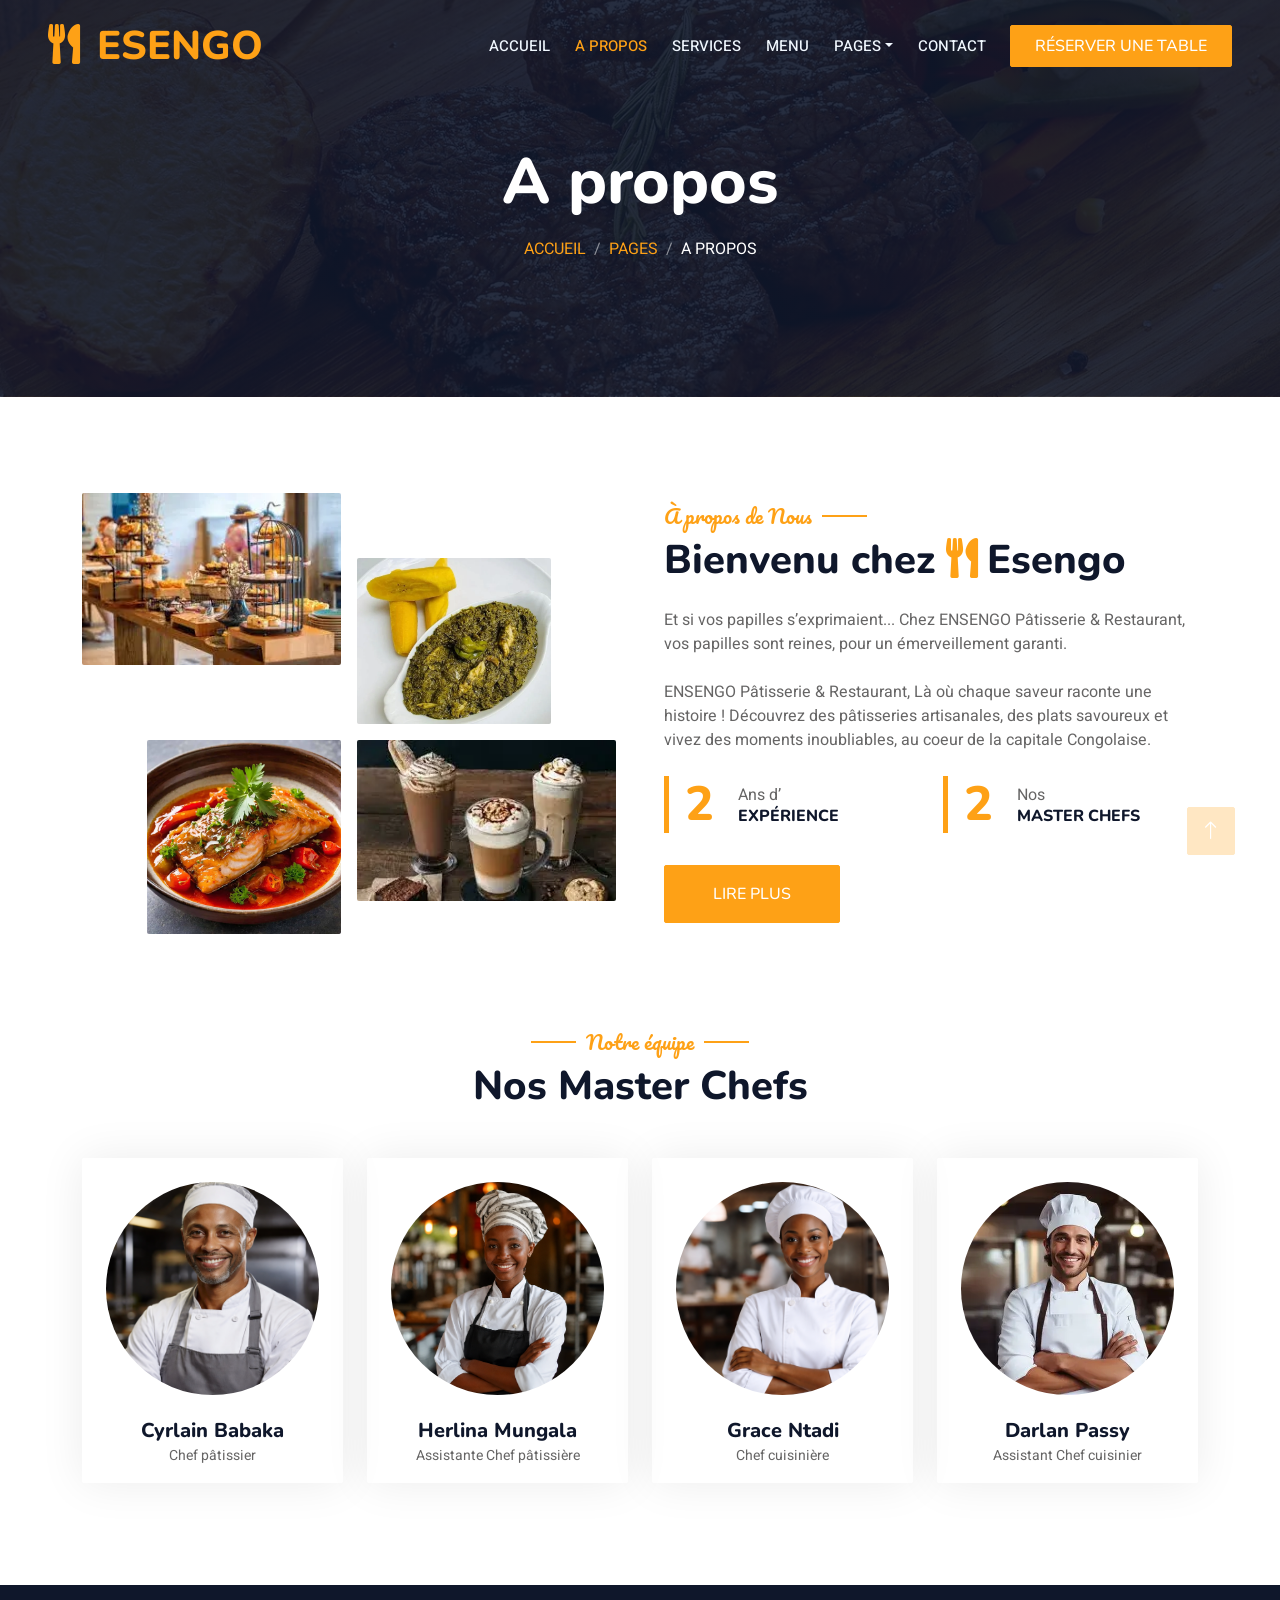
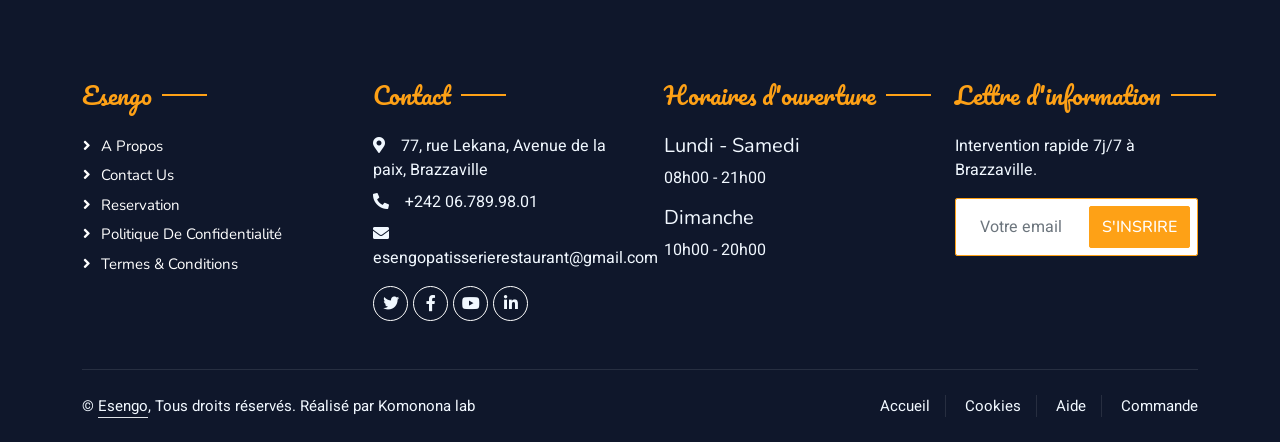
<file: about.html>
<!doctype html>
<html lang="en">
  <head>
    <meta charset="utf-8" />
    <title>
      À propos d'ESENGO Brazzaville | Meilleure Pâtisserie, Restaurant & Salon
      de Thé
    </title>
    <meta content="width=device-width, initial-scale=1.0" name="viewport" />
    <meta content="" name="keywords" />
    <meta content="" name="description" />
    <meta
      name="description"
      content="Apprenez à connaître ESENGO, la pâtisserie artisanale, restaurant et salon de thé à Brazzaville. Profitez de desserts faits maison, cuisine traditionnelle, gâteaux personnalisés, café gourmand, vente à emporter, livraison et réservation de table."
    />

    <!-- Favicon -->
    <link href="img/favicon.ico" rel="icon" />

    <!-- Google Web Fonts -->
    <link rel="preconnect" href="https://fonts.googleapis.com" />
    <link rel="preconnect" href="https://fonts.gstatic.com" crossorigin />
    <link
      href="https://fonts.googleapis.com/css2?family=Heebo:wght@400;500;600&family=Nunito:wght@600;700;800&family=Pacifico&display=swap"
      rel="stylesheet"
    />

    <!-- Icon Font Stylesheet -->
    <link
      href="https://cdnjs.cloudflare.com/ajax/libs/font-awesome/5.10.0/css/all.min.css"
      rel="stylesheet"
    />
    <link
      href="https://cdn.jsdelivr.net/npm/bootstrap-icons@1.4.1/font/bootstrap-icons.css"
      rel="stylesheet"
    />

    <!-- Libraries Stylesheet -->
    <link href="lib/animate/animate.min.css" rel="stylesheet" />
    <link href="lib/owlcarousel/assets/owl.carousel.min.css" rel="stylesheet" />
    <link
      href="lib/tempusdominus/css/tempusdominus-bootstrap-4.min.css"
      rel="stylesheet"
    />

    <!-- Customized Bootstrap Stylesheet -->
    <link href="css/bootstrap.min.css" rel="stylesheet" />

    <!-- Template Stylesheet -->
    <link href="css/style.css" rel="stylesheet" />
    
  </head>

  <body>
    <div class="container-xxl bg-white p-0">
      <!-- Spinner Start -->
      <div
        id="spinner"
        class="show bg-white position-fixed translate-middle w-100 vh-100 top-50 start-50 d-flex align-items-center justify-content-center"
      >
        <div
          class="spinner-border text-primary"
          style="width: 3rem; height: 3rem"
          role="status"
        >
          <span class="sr-only">Loading...</span>
        </div>
      </div>
      <!-- Spinner End -->

      <!-- Navbar & Hero Start -->
      <div class="container-xxl position-relative p-0">
        <nav
          class="navbar navbar-expand-lg navbar-dark bg-dark px-4 px-lg-5 py-3 py-lg-0"
        >
          <a href="" class="navbar-brand p-0">
            <h1 class="text-primary m-0">
              <i class="fa fa-utensils me-3"></i>ESENGO
            </h1>
            <!-- <img src="img/logo.png" alt="Logo"> -->
          </a>
          <button
            class="navbar-toggler"
            type="button"
            data-bs-toggle="collapse"
            data-bs-target="#navbarCollapse"
          >
            <span class="fa fa-bars"></span>
          </button>
          <div class="collapse navbar-collapse" id="navbarCollapse">
            <div class="navbar-nav ms-auto py-0 pe-4">
              <a href="index.html" class="nav-item nav-link">Accueil</a>
              <a href="about.html" class="nav-item nav-link active">A propos</a>
              <a href="service.html" class="nav-item nav-link">Services</a>
              <a href="menu.html" class="nav-item nav-link">Menu</a>
              <div class="nav-item dropdown">
                <a
                  href="#"
                  class="nav-link dropdown-toggle"
                  data-bs-toggle="dropdown"
                  >Pages</a
                >
                <div class="dropdown-menu m-0">
                  <a href="booking.html" class="dropdown-item">Réservation</a>
                  <a href="team.html" class="dropdown-item">Notre équipe </a>
                  <a href="testimonial.html" class="dropdown-item"
                    >Témoignages</a
                  >
                </div>
              </div>
              <a href="contact.html" class="nav-item nav-link">Contact</a>
            </div>
            <a href="" class="btn btn-primary py-2 px-4">Réserver une table</a>
          </div>
        </nav>

        <div class="container-xxl py-5 bg-dark hero-header mb-5">
          <div class="container text-center my-5 pt-5 pb-4">
            <h1 class="display-3 text-white mb-3 animated slideInDown">
              A propos
            </h1>
            <nav aria-label="breadcrumb">
              <ol class="breadcrumb justify-content-center text-uppercase">
                <li class="breadcrumb-item"><a href="#">Accueil</a></li>
                <li class="breadcrumb-item"><a href="#">Pages</a></li>
                <li
                  class="breadcrumb-item text-white active"
                  aria-current="page"
                >
                  A propos
                </li>
              </ol>
            </nav>
          </div>
        </div>
      </div>
      <!-- Navbar & Hero End -->

       <!-- About Start -->
        <div class="container-xxl py-5">
            <div class="container">
                <div class="row g-5 align-items-center">
                    <div class="col-lg-6">
                        <div class="row g-3">
                            <div class="col-6 text-start">
                                <img class="img-fluid rounded w-100 wow zoomIn" data-wow-delay="0.1s" src="img/intérieur_patisserie.webp">
                            </div>
                            <div class="col-6 text-start">
                                <img class="img-fluid rounded w-75 wow zoomIn" data-wow-delay="0.3s" src="img/saka saka.webp" style="margin-top: 25%;">
                            </div>
                            <div class="col-6 text-end">
                                <img class="img-fluid rounded w-75 wow zoomIn" data-wow-delay="0.5s" src="img/poisson salé.webp">
                            </div>
                            <div class="col-6 text-end">
                                <img class="img-fluid rounded w-100 wow zoomIn" data-wow-delay="0.7s" src="img/smoussy.webp">
                            </div>
                        </div>
                    </div>
                    <div class="col-lg-6">
                        <h5 class="section-title ff-secondary text-start text-primary fw-normal">À propos de Nous</h5>
                        <h1 class="mb-4">Bienvenu chez <i class="fa fa-utensils text-primary me-2"></i>Esengo</h1>
                        <p class="mb-4">Et si vos papilles s’exprimaient... Chez ENSENGO Pâtisserie & Restaurant, vos papilles sont reines, pour un émerveillement garanti.</p>
                        <p class="mb-4">ENSENGO Pâtisserie & Restaurant, Là où  chaque saveur raconte une histoire ! Découvrez des pâtisseries artisanales, des plats savoureux et vivez des moments inoubliables, au coeur de  la capitale Congolaise.</p>
                        <div class="row g-4 mb-4">
                            <div class="col-sm-6">
                                <div class="d-flex align-items-center border-start border-5 border-primary px-3">
                                    <h1 class="flex-shrink-0 display-5 text-primary mb-0" data-toggle="counter-up">3</h1>
                                    <div class="ps-4">
                                        <p class="mb-0">Ans d’</p>
                                        <h6 class="text-uppercase mb-0">Expérience</h6>
                                    </div>
                                </div>
                            </div>
                            <div class="col-sm-6">
                                <div class="d-flex align-items-center border-start border-5 border-primary px-3">
                                    <h1 class="flex-shrink-0 display-5 text-primary mb-0" data-toggle="counter-up">4</h1>
                                    <div class="ps-4">
                                        <p class="mb-0">Nos</p>
                                        <h6 class="text-uppercase mb-0"> Master Chefs</h6>
                                    </div>
                                </div>
                            </div>
                        </div>
                        <a class="btn btn-primary py-3 px-5 mt-2" href="">Lire plus</a>
                    </div>
                </div>
            </div>
        </div>
        <!-- About End -->
      <!-- Team Start -->
      <div class="container-xxl pt-5 pb-3">
        <div class="container">
          <div class="text-center wow fadeInUp" data-wow-delay="0.1s">
            <h5
              class="section-title ff-secondary text-center text-primary fw-normal"
            >
              Notre équipe
            </h5>
            <h1 class="mb-5">Nos Master Chefs</h1>
          </div>
          <div class="row g-4">
            <div class="col-lg-3 col-md-6 wow fadeInUp" data-wow-delay="0.1s">
              <div class="team-item text-center rounded overflow-hidden">
                <div class="rounded-circle overflow-hidden m-4">
                  <img
                    class="img-fluid"
                    src="img/1.png"
                    alt="Cyrlain Babaka, chef pâtissier du restaurant pâtisserie ESENGO à Brazzaville"
                  />
                </div>
                <h5 class="mb-0">Cyrlain Babaka</h5>
                <small>Chef pâtissier</small>
                <div class="d-flex justify-content-center mt-3">
                  <a class="btn btn-square btn-primary mx-1" href=""
                    ><i class="fab fa-facebook-f"></i
                  ></a>
                  <a class="btn btn-square btn-primary mx-1" href=""
                    ><i class="fab fa-twitter"></i
                  ></a>
                  <a class="btn btn-square btn-primary mx-1" href=""
                    ><i class="fab fa-instagram"></i
                  ></a>
                </div>
              </div>
            </div>
            <div class="col-lg-3 col-md-6 wow fadeInUp" data-wow-delay="0.3s">
              <div class="team-item text-center rounded overflow-hidden">
                <div class="rounded-circle overflow-hidden m-4">
                  <img
                    class="img-fluid"
                    src="img/2.png"
                    alt="Herlina Mungala, assistante chef pâtissière de la pâtisserie ESENGO à Brazzaville"
                  />
                </div>
                <h5 class="mb-0">Herlina Mungala</h5>
                <small>Assistante Chef pâtissière</small>
                <div class="d-flex justify-content-center mt-3">
                  <a class="btn btn-square btn-primary mx-1" href=""
                    ><i class="fab fa-facebook-f"></i
                  ></a>
                  <a class="btn btn-square btn-primary mx-1" href=""
                    ><i class="fab fa-twitter"></i
                  ></a>
                  <a class="btn btn-square btn-primary mx-1" href=""
                    ><i class="fab fa-instagram"></i
                  ></a>
                </div>
              </div>
            </div>
            <div class="col-lg-3 col-md-6 wow fadeInUp" data-wow-delay="0.5s">
              <div class="team-item text-center rounded overflow-hidden">
                <div class="rounded-circle overflow-hidden m-4">
                  <img
                    class="img-fluid"
                    src="img/3.png"
                    alt="Grace Ntadi, chef cuisinière du restaurant gastronomique ESENGO à Brazzaville"
                  />
                </div>
                <h5 class="mb-0">Grace Ntadi</h5>
                <small>Chef cuisinière</small>
                <div class="d-flex justify-content-center mt-3">
                  <a class="btn btn-square btn-primary mx-1" href=""
                    ><i class="fab fa-facebook-f"></i
                  ></a>
                  <a class="btn btn-square btn-primary mx-1" href=""
                    ><i class="fab fa-twitter"></i
                  ></a>
                  <a class="btn btn-square btn-primary mx-1" href=""
                    ><i class="fab fa-instagram"></i
                  ></a>
                </div>
              </div>
            </div>
            <div class="col-lg-3 col-md-6 wow fadeInUp" data-wow-delay="0.7s">
              <div class="team-item text-center rounded overflow-hidden">
                <div class="rounded-circle overflow-hidden m-4">
                  <img
                    class="img-fluid"
                    src="img/4.png"
                    alt="Membre de l'équipe du restaurant pâtisserie ESENGO à Brazzaville"
                  />
                </div>
                <h5 class="mb-0">Darlan Passy</h5>
                <small>Assistant Chef cuisinier</small>
                <div class="d-flex justify-content-center mt-3">
                  <a class="btn btn-square btn-primary mx-1" href=""
                    ><i class="fab fa-facebook-f"></i
                  ></a>
                  <a class="btn btn-square btn-primary mx-1" href=""
                    ><i class="fab fa-twitter"></i
                  ></a>
                  <a class="btn btn-square btn-primary mx-1" href=""
                    ><i class="fab fa-instagram"></i
                  ></a>
                </div>
              </div>
            </div>
          </div>
        </div>
      </div>
      <!-- Team End -->

      <!-- Footer Start -->
      <div
        class="container-fluid bg-dark text-light footer pt-5 mt-5 wow fadeIn"
        data-wow-delay="0.1s"
      >
        <div class="container py-5">
          <div class="row g-5">
            <div class="col-lg-3 col-md-6">
              <h4
                class="section-title ff-secondary text-start text-primary fw-normal mb-4"
              >
                Esengo
              </h4>
              <a class="btn btn-link" href="about.html">A propos</a>
              <a class="btn btn-link" href="contact.html">Contact Us</a>
              <a class="btn btn-link" href="booking.html">Reservation</a>
              <a class="btn btn-link" href="">Politique de confidentialité</a>
              <a class="btn btn-link" href="">Termes & Conditions</a>
            </div>
            <div class="col-lg-3 col-md-6">
              <h4
                class="section-title ff-secondary text-start text-primary fw-normal mb-4"
              >
                Contact
              </h4>
              <p class="mb-2">
                <i class="fa fa-map-marker-alt me-3"></i>77, rue Lekana, Avenue
                de la paix, Brazzaville
              </p>
              <p class="mb-2">
                <i class="fa fa-phone-alt me-3"></i>+242 06.789.98.01
              </p>
              <p class="mb-2">
                <i class="fa fa-envelope me-3"></i
                >esengopatisserierestaurant@gmail.com
              </p>
              <div class="d-flex pt-2">
                <a class="btn btn-outline-light btn-social" href=""
                  ><i class="fab fa-twitter"></i
                ></a>
                <a class="btn btn-outline-light btn-social" href=""
                  ><i class="fab fa-facebook-f"></i
                ></a>
                <a class="btn btn-outline-light btn-social" href=""
                  ><i class="fab fa-youtube"></i
                ></a>
                <a class="btn btn-outline-light btn-social" href=""
                  ><i class="fab fa-linkedin-in"></i
                ></a>
              </div>
            </div>
            <div class="col-lg-3 col-md-6">
              <h4
                class="section-title ff-secondary text-start text-primary fw-normal mb-4"
              >
                Horaires d'ouverture
              </h4>
              <h5 class="text-light fw-normal">Lundi - Samedi</h5>
              <p>08h00 - 21h00</p>
              <h5 class="text-light fw-normal">Dimanche</h5>
              <p>10h00 - 20h00</p>
            </div>
            <div class="col-lg-3 col-md-6">
              <h4
                class="section-title ff-secondary text-start text-primary fw-normal mb-4"
              >
                Lettre d'information
              </h4>
              <p>Intervention rapide 7j/7 à Brazzaville.</p>
              <div class="position-relative mx-auto" style="max-width: 400px">
                <input
                  class="form-control border-primary w-100 py-3 ps-4 pe-5"
                  type="text"
                  placeholder="Votre email"
                />
                <button
                  type="button"
                  class="btn btn-primary py-2 position-absolute top-0 end-0 mt-2 me-2"
                >
                  S'insrire
                </button>
              </div>
            </div>
          </div>
        </div>
        <div class="container">
          <div class="copyright">
            <div class="row">
              <div class="col-md-6 text-center text-md-start mb-3 mb-md-0">
                &copy;
                <a class="border-bottom" href="#">Esengo</a>, Tous
                droits réservés.

                <!--/*** This template is free as long as you keep the footer author’s credit link/attribution link/backlink. If you'd like to use the template without the footer author’s credit link/attribution link/backlink, you can purchase the Credit Removal License from "https://htmlcodex.com/credit-removal". Thank you for your support. ***/-->
                <!-- Réalisé par
                <a class="border-bottom" href="https://htmlcodex.com"
                  >HTLM Codex</a
                ><br /><br /> -->
                Réalisé par
                <!-- <a
                  class="border-bottom"
                  href="https://themewagon.com"
                  target="_blank"
                  > -->Komonona lab</a
                >
              </div>
              <div class="col-md-6 text-center text-md-end">
                <div class="footer-menu">
                  <a href="index.html">Accueil</a>
                  <a href="">Cookies</a>
                  <a href="">Aide</a>
                  <a href="booking.html">Commande</a>
                </div>
              </div>
            </div>
          </div>
        </div>
      </div>
      <!-- Footer End -->

      <!-- Back to Top -->
      <a href="#" class="btn btn-lg btn-primary btn-lg-square back-to-top"
        ><i class="bi bi-arrow-up"></i
      ></a>
    </div>

    <!-- JavaScript Libraries -->
    <script src="https://code.jquery.com/jquery-3.4.1.min.js"></script>
    <script src="https://cdn.jsdelivr.net/npm/bootstrap@5.0.0/dist/js/bootstrap.bundle.min.js"></script>
    <script src="lib/wow/wow.min.js"></script>
    <script src="lib/easing/easing.min.js"></script>
    <script src="lib/waypoints/waypoints.min.js"></script>
    <script src="lib/counterup/counterup.min.js"></script>
    <script src="lib/owlcarousel/owl.carousel.min.js"></script>
    <script src="lib/tempusdominus/js/moment.min.js"></script>
    <script src="lib/tempusdominus/js/moment-timezone.min.js"></script>
    <script src="lib/tempusdominus/js/tempusdominus-bootstrap-4.min.js"></script>

    <!--SDK ASSISTANT IA TIDIO -->
    <script src="//code.tidio.co/skfywrdejyxg2flocwzckyddttpo5y0h.js" async></script>

    <!-- Template Javascript -->
    <script src="js/main.js"></script>
  </body>
</html>
</file>
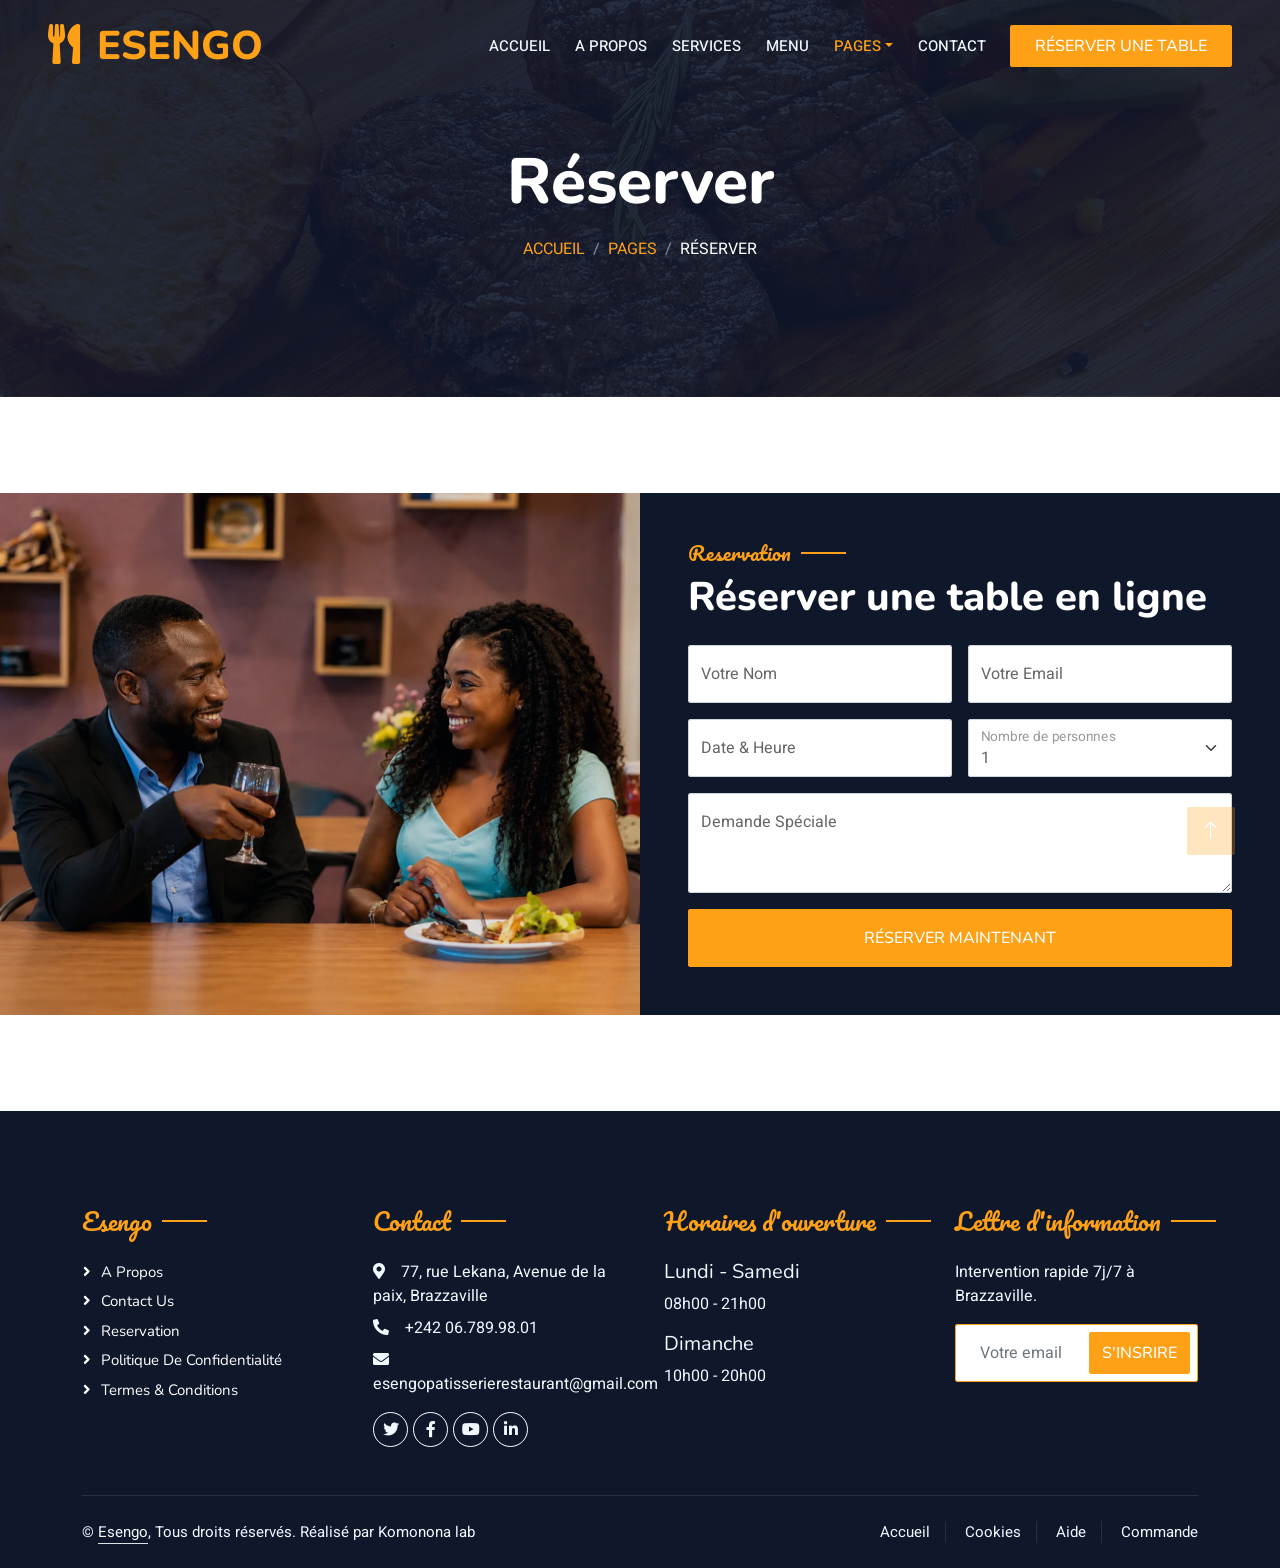
<file: booking.html>
<!DOCTYPE html>
<html lang="en">

<head>
    <meta charset="utf-8">
    <title>Réservation ESENGO | Réservez votre table à Brazzaville</title>
    <meta content="width=device-width, initial-scale=1.0" name="viewport">
    <meta content="" name="keywords">
    <meta content="" name="description">
    <meta name="description" content="Réservez votre table chez ESENGO à Brazzaville et profitez d'une pâtisserie artisanale, d'un restaurant familial, d'un salon de thé, d'une cuisine traditionnelle, de desserts faits maison et d'un accueil chaleureux pour vos repas et événements.">
    
    <!-- Favicon -->
    <link href="img/favicon.ico" rel="icon">

    <!-- Google Web Fonts -->
    <link rel="preconnect" href="https://fonts.googleapis.com">
    <link rel="preconnect" href="https://fonts.gstatic.com" crossorigin>
    <link href="https://fonts.googleapis.com/css2?family=Heebo:wght@400;500;600&family=Nunito:wght@600;700;800&family=Pacifico&display=swap" rel="stylesheet">

    <!-- Icon Font Stylesheet -->
    <link href="https://cdnjs.cloudflare.com/ajax/libs/font-awesome/5.10.0/css/all.min.css" rel="stylesheet">
    <link href="https://cdn.jsdelivr.net/npm/bootstrap-icons@1.4.1/font/bootstrap-icons.css" rel="stylesheet">

    <!-- Libraries Stylesheet -->
    <link href="lib/animate/animate.min.css" rel="stylesheet">
    <link href="lib/owlcarousel/assets/owl.carousel.min.css" rel="stylesheet">
    <link href="lib/tempusdominus/css/tempusdominus-bootstrap-4.min.css" rel="stylesheet" />

    <!-- Customized Bootstrap Stylesheet -->
    <link href="css/bootstrap.min.css" rel="stylesheet">

    <!-- Template Stylesheet -->
    <link href="css/style.css" rel="stylesheet">
</head>

<body>
    <div class="container-xxl bg-white p-0">
        <!-- Spinner Start -->
        <div id="spinner" class="show bg-white position-fixed translate-middle w-100 vh-100 top-50 start-50 d-flex align-items-center justify-content-center">
            <div class="spinner-border text-primary" style="width: 3rem; height: 3rem;" role="status">
                <span class="sr-only">Loading...</span>
            </div>
        </div>
        <!-- Spinner End -->


        <!-- Navbar & Hero Start -->
        <div class="container-xxl position-relative p-0">
            <nav class="navbar navbar-expand-lg navbar-dark bg-dark px-4 px-lg-5 py-3 py-lg-0">
                <a href="" class="navbar-brand p-0">
                    <h1 class="text-primary m-0"><i class="fa fa-utensils me-3"></i>ESENGO</h1>
                    <!-- <img src="img/logo.png" alt="Logo"> -->
                </a>
                <button class="navbar-toggler" type="button" data-bs-toggle="collapse" data-bs-target="#navbarCollapse">
                    <span class="fa fa-bars"></span>
                </button>
                <div class="collapse navbar-collapse" id="navbarCollapse">
                    <div class="navbar-nav ms-auto py-0 pe-4">
                        <a href="index.html" class="nav-item nav-link">Accueil</a>
                        <a href="about.html" class="nav-item nav-link">A propos</a>
                        <a href="service.html" class="nav-item nav-link">Services</a>
                        <a href="menu.html" class="nav-item nav-link">Menu</a>
                        <div class="nav-item dropdown">
                            <a href="#" class="nav-link dropdown-toggle active" data-bs-toggle="dropdown">Pages</a>
                            <div class="dropdown-menu m-0">
                                <a href="booking.html" class="dropdown-item active">Réservation</a>
                                <a href="team.html" class="dropdown-item">Notre équipe</a>
                                <a href="testimonial.html" class="dropdown-item">Témoignages</a>
                            </div>
                        </div>
                        <a href="contact.html" class="nav-item nav-link">Contact</a>
                    </div>
                    <a href="" class="btn btn-primary py-2 px-4">Réserver une table</a>
                </div>
            </nav>

            <div class="container-xxl py-5 bg-dark hero-header mb-5">
                <div class="container text-center my-5 pt-5 pb-4">
                    <h1 class="display-3 text-white mb-3 animated slideInDown">Réserver</h1>
                    <nav aria-label="breadcrumb">
                        <ol class="breadcrumb justify-content-center text-uppercase">
                            <li class="breadcrumb-item"><a href="#">Accueil</a></li>
                            <li class="breadcrumb-item"><a href="#">Pages</a></li>
                            <li class="breadcrumb-item text-white active" aria-current="page">Réserver</li>
                        </ol>
                    </nav>
                </div>
            </div>
        </div>
        <!-- Navbar & Hero End -->


        <!-- Reservation Start -->
        <div class="container-xxl py-5 px-0 wow fadeInUp" data-wow-delay="0.1s">
            <div class="row g-0">
                <div class="col-md-6">
                    <div class="video">
                       <!--  <button type="button" class="btn-play" data-bs-toggle="modal" data-src="https://www.youtube.com/shorts/8XUBE1hz3pc?feature=share" data-bs-target="#videoModal">
                            <span></span>
                        </button> -->
                    </div>
                </div>
                <div class="col-md-6 bg-dark d-flex align-items-center">
                    <div class="p-5 wow fadeInUp" data-wow-delay="0.2s">
                        <h5 class="section-title ff-secondary text-start text-primary fw-normal">Reservation</h5>
                        <h1 class="text-white mb-4">Réserver une table en ligne</h1>
                        <form>
                            <div class="row g-3">
                                <div class="col-md-6">
                                    <div class="form-floating">
                                        <input type="text" class="form-control" id="name" placeholder="Your Name">
                                        <label for="name">Votre  Nom</label>
                                    </div>
                                </div>
                                <div class="col-md-6">
                                    <div class="form-floating">
                                        <input type="email" class="form-control" id="email" placeholder="Your Email">
                                        <label for="email">Votre Email</label>
                                    </div>
                                </div>
                                <div class="col-md-6">
                                    <div class="form-floating date" id="date3" data-target-input="nearest">
                                        <input type="text" class="form-control datetimepicker-input" id="datetime" placeholder="Date & Time" data-target="#date3" data-toggle="datetimepicker" />
                                        <label for="datetime">Date & Heure</label>
                                    </div>
                                </div>
                                <div class="col-md-6">
                                    <div class="form-floating">
                                        <select class="form-select" id="select1">
                                          <option value="1">1</option>
                                          <option value="2">2</option>
                                          <option value="3">3</option>
                                          <option value="4">4</option>
                                        </select>
                                        <label for="select1">Nombre de personnes</label>
                                      </div>
                                </div>
                                <div class="col-12">
                                    <div class="form-floating">
                                        <textarea class="form-control" placeholder="Special Request" id="message" style="height: 100px"></textarea>
                                        <label for="message">Demande Spéciale</label>
                                    </div>
                                </div>
                                <div class="col-12">
                                    <button class="btn btn-primary w-100 py-3" type="submit">Réserver maintenant</button>
                                </div>
                            </div>
                        </form>
                    </div>
                </div>
            </div>
        </div>

        <div class="modal fade" id="videoModal" tabindex="-1" aria-labelledby="exampleModalLabel" aria-hidden="true">
            <div class="modal-dialog">
                <div class="modal-content rounded-0">
                    <div class="modal-header">
                        <h5 class="modal-title" id="exampleModalLabel">Youtube Video</h5>
                        <button type="button" class="btn-close" data-bs-dismiss="modal" aria-label="Close"></button>
                    </div>
                    <div class="modal-body">
                        <!-- 16:9 aspect ratio -->
                        <div class="ratio ratio-16x9">
                            <iframe class="embed-responsive-item" src="" id="video" allowfullscreen allowscriptaccess="always"
                                allow="autoplay"></iframe>
                        </div>
                    </div>
                </div>
            </div>
        </div>
        <!-- Reservation Start -->
        

        <!-- Footer Start -->
        <div class="container-fluid bg-dark text-light footer pt-5 mt-5 wow fadeIn" data-wow-delay="0.1s">
            <div class="container py-5">
                <div class="row g-5">
                    <div class="col-lg-3 col-md-6">
                        <h4 class="section-title ff-secondary text-start text-primary fw-normal mb-4">Esengo</h4>
                        <a class="btn btn-link" href="about.html">A propos</a>
                        <a class="btn btn-link" href="contact.html">Contact Us</a>
                        <a class="btn btn-link" href="booking.html">Reservation</a>
                        <a class="btn btn-link" href="">Politique de confidentialité</a>
                        <a class="btn btn-link" href="">Termes & Conditions</a>
                    </div>
                    <div class="col-lg-3 col-md-6">
                        <h4 class="section-title ff-secondary text-start text-primary fw-normal mb-4">Contact</h4>
                        <p class="mb-2"><i class="fa fa-map-marker-alt me-3"></i>77, rue Lekana, Avenue de la paix, Brazzaville</p>
                        <p class="mb-2"><i class="fa fa-phone-alt me-3"></i>+242 06.789.98.01</p>
                        <p class="mb-2"><i class="fa fa-envelope me-3"></i>esengopatisserierestaurant@gmail.com</p>
                        <div class="d-flex pt-2">
                            <a class="btn btn-outline-light btn-social" href=""><i class="fab fa-twitter"></i></a>
                            <a class="btn btn-outline-light btn-social" href=""><i class="fab fa-facebook-f"></i></a>
                            <a class="btn btn-outline-light btn-social" href=""><i class="fab fa-youtube"></i></a>
                            <a class="btn btn-outline-light btn-social" href=""><i class="fab fa-linkedin-in"></i></a>
                        </div>
                    </div>
                    <div class="col-lg-3 col-md-6">
                        <h4 class="section-title ff-secondary text-start text-primary fw-normal mb-4">Horaires d'ouverture</h4>
                        <h5 class="text-light fw-normal">Lundi - Samedi</h5>
                        <p>08h00 - 21h00</p>
                        <h5 class="text-light fw-normal">Dimanche</h5>
                        <p>10h00 - 20h00</p>
                    </div>
                    <div class="col-lg-3 col-md-6">
                        <h4 class="section-title ff-secondary text-start text-primary fw-normal mb-4">Lettre d'information</h4>
                        <p>Intervention rapide 7j/7 à Brazzaville.</p>
                        <div class="position-relative mx-auto" style="max-width: 400px;">
                            <input class="form-control border-primary w-100 py-3 ps-4 pe-5" type="text" placeholder="Votre email">
                            <button type="button" class="btn btn-primary py-2 position-absolute top-0 end-0 mt-2 me-2">S'insrire</button>
                        </div>
                    </div>
                </div>
            </div>
            <div class="container">
                <div class="copyright">
                    <div class="row">
                        <div class="col-md-6 text-center text-md-start mb-3 mb-md-0">
                            &copy; <a class="border-bottom" href="#">Esengo</a>, Tous droits réservés. 
							
							<!--/*** This template is free as long as you keep the footer author’s credit link/attribution link/backlink. If you'd like to use the template without the footer author’s credit link/attribution link/backlink, you can purchase the Credit Removal License from "https://htmlcodex.com/credit-removal". Thank you for your support. ***/-->
							<!-- Réalisé par <a class="border-bottom" href="https://htmlcodex.com">HTLM Codex</a><br><br> -->
                            Réalisé par <!-- <a class="border-bottom" href="https://themewagon.com" target="_blank"> -->Komonona lab</a>
                        </div>
                        <div class="col-md-6 text-center text-md-end">
                            <div class="footer-menu">
                                <a href="index.html">Accueil</a>
                                <a href="">Cookies</a>
                                <a href="">Aide</a>
                                <a href="booking.html">Commande</a>
                            </div>
                        </div>
                    </div>
                </div>
            </div>
        </div>
        <!-- Footer End -->


        <!-- Back to Top -->
        <a href="#" class="btn btn-lg btn-primary btn-lg-square back-to-top"><i class="bi bi-arrow-up"></i></a>
    </div>

    <!-- JavaScript Libraries -->
    <script src="https://code.jquery.com/jquery-3.4.1.min.js"></script>
    <script src="https://cdn.jsdelivr.net/npm/bootstrap@5.0.0/dist/js/bootstrap.bundle.min.js"></script>
    <script src="lib/wow/wow.min.js"></script>
    <script src="lib/easing/easing.min.js"></script>
    <script src="lib/waypoints/waypoints.min.js"></script>
    <script src="lib/counterup/counterup.min.js"></script>
    <script src="lib/owlcarousel/owl.carousel.min.js"></script>
    <script src="lib/tempusdominus/js/moment.min.js"></script>
    <script src="lib/tempusdominus/js/moment-timezone.min.js"></script>
    <script src="lib/tempusdominus/js/tempusdominus-bootstrap-4.min.js"></script>

    <!--SDK ASSISTANT IA TIDIO -->
   <script src="//code.tidio.co/skfywrdejyxg2flocwzckyddttpo5y0h.js" async></script>
    <!-- Template Javascript -->
    <script src="js/main.js"></script>
</body>

</html>
</file>
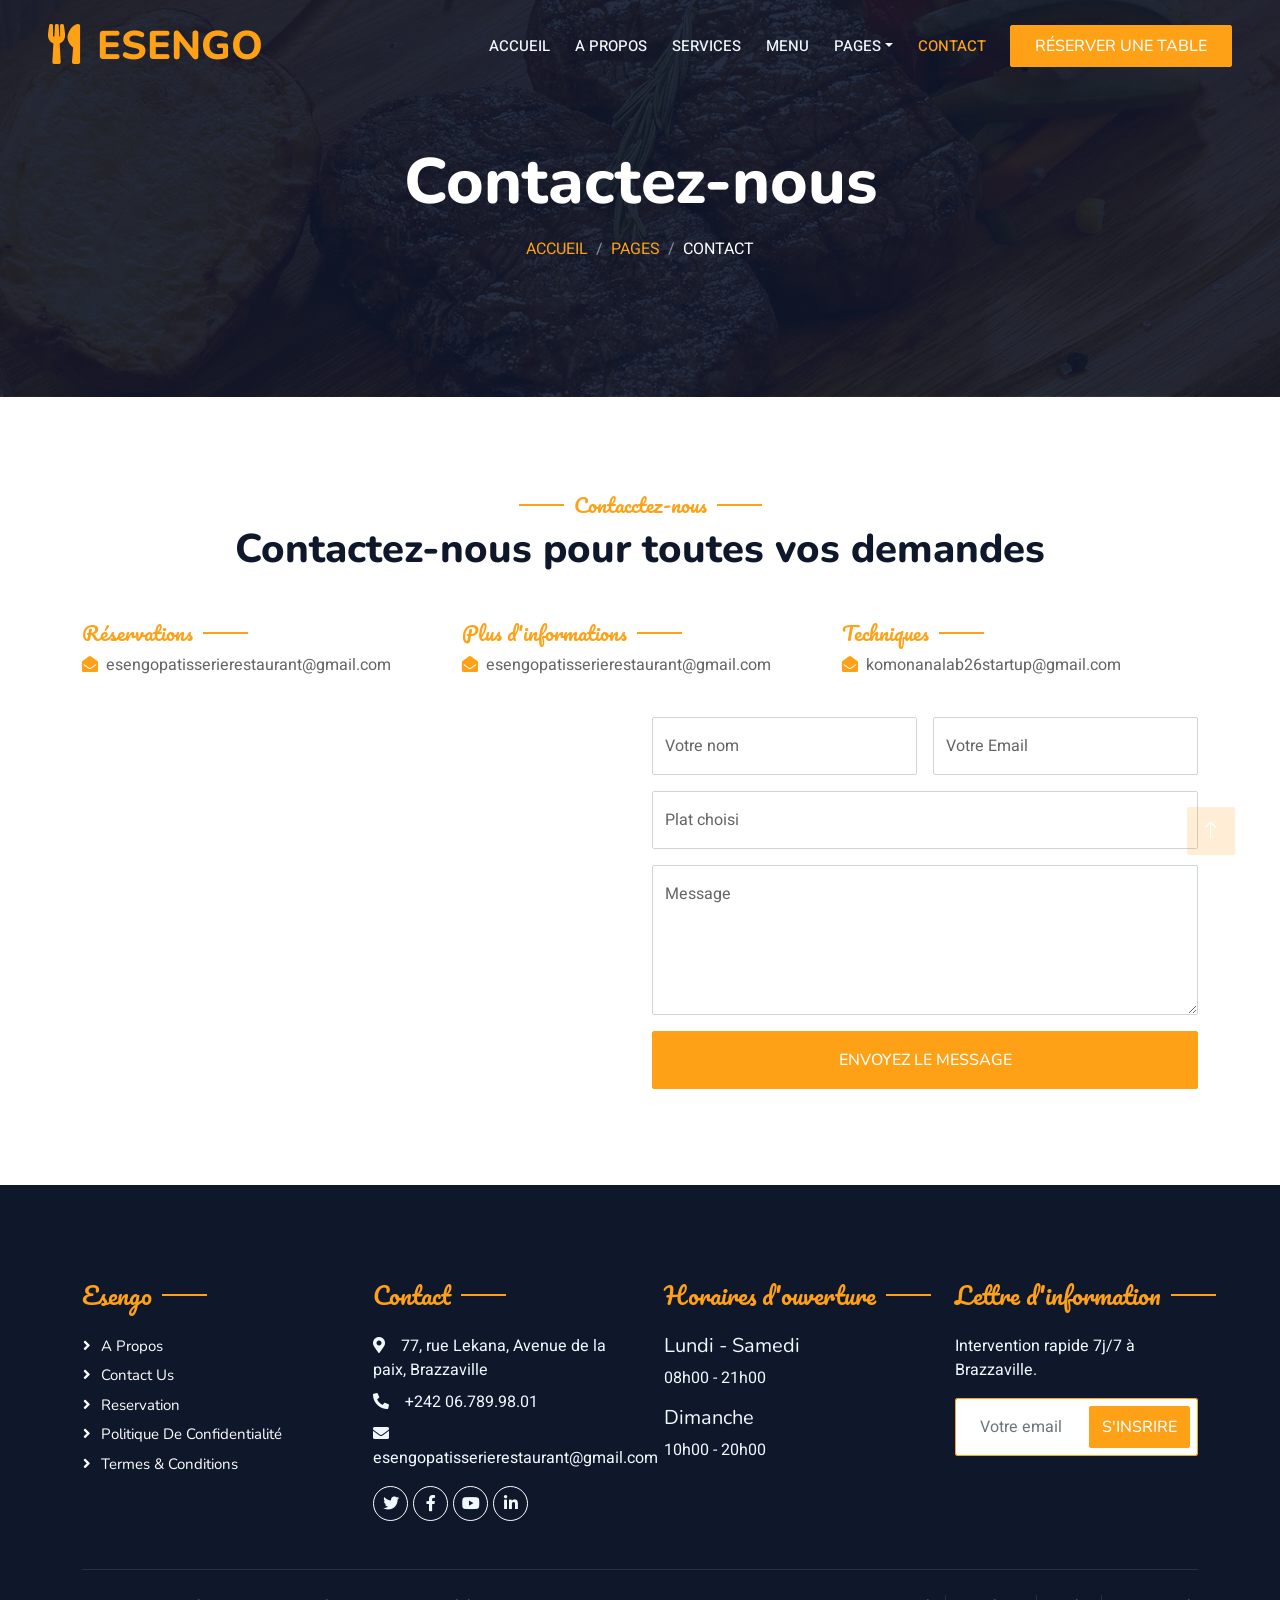
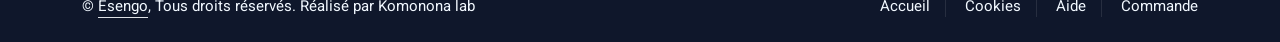
<file: contact.html>
<!DOCTYPE html>
<html lang="en">

<head>
    <meta charset="utf-8">
    <title>Esengo Brazzaville | Contact, Réservation Restaurant & Pâtisserie</title>
    <meta content="width=device-width, initial-scale=1.0" name="viewport">
    <meta content="" name="keywords">
    <meta content="" name="description">
    <meta name="description" content="Contactez ESENGO à Brazzaville pour réserver votre table, commander des gâteaux personnalisés, profiter de notre pâtisserie artisanale, restaurant, salon de thé, café gourmand, vente à emporter et service traiteur." />

    <!-- Favicon -->
    <link href="img/favicon.ico" rel="icon">

    <!-- Google Web Fonts -->
    <link rel="preconnect" href="https://fonts.googleapis.com">
    <link rel="preconnect" href="https://fonts.gstatic.com" crossorigin>
    <link href="https://fonts.googleapis.com/css2?family=Heebo:wght@400;500;600&family=Nunito:wght@600;700;800&family=Pacifico&display=swap" rel="stylesheet">

    <!-- Icon Font Stylesheet -->
    <link href="https://cdnjs.cloudflare.com/ajax/libs/font-awesome/5.10.0/css/all.min.css" rel="stylesheet">
    <link href="https://cdn.jsdelivr.net/npm/bootstrap-icons@1.4.1/font/bootstrap-icons.css" rel="stylesheet">

    <!-- Libraries Stylesheet -->
    <link href="lib/animate/animate.min.css" rel="stylesheet">
    <link href="lib/owlcarousel/assets/owl.carousel.min.css" rel="stylesheet">
    <link href="lib/tempusdominus/css/tempusdominus-bootstrap-4.min.css" rel="stylesheet" />

    <!-- Customized Bootstrap Stylesheet -->
    <link href="css/bootstrap.min.css" rel="stylesheet">

    <!-- Template Stylesheet -->
    <link href="css/style.css" rel="stylesheet">
</head>

<body>
    <div class="container-xxl bg-white p-0">
        <!-- Spinner Start -->
        <div id="spinner" class="show bg-white position-fixed translate-middle w-100 vh-100 top-50 start-50 d-flex align-items-center justify-content-center">
            <div class="spinner-border text-primary" style="width: 3rem; height: 3rem;" role="status">
                <span class="sr-only">Chargement en cours...</span>
            </div>
        </div>
        <!-- Spinner End -->


        <!-- Navbar & Hero Start -->
        <div class="container-xxl position-relative p-0">
            <nav class="navbar navbar-expand-lg navbar-dark bg-dark px-4 px-lg-5 py-3 py-lg-0">
                <a href="" class="navbar-brand p-0">
                    <h1 class="text-primary m-0"><i class="fa fa-utensils me-3"></i>ESENGO</h1>
                    <!-- <img src="img/logo.png" alt="Logo"> -->
                </a>
                <button class="navbar-toggler" type="button" data-bs-toggle="collapse" data-bs-target="#navbarCollapse">
                    <span class="fa fa-bars"></span>
                </button>
                <div class="collapse navbar-collapse" id="navbarCollapse">
                    <div class="navbar-nav ms-auto py-0 pe-4">
                        <a href="index.html" class="nav-item nav-link">Accueil</a>
                        <a href="about.html" class="nav-item nav-link">A propos</a>
                        <a href="service.html" class="nav-item nav-link">Services</a>
                        <a href="menu.html" class="nav-item nav-link">Menu</a>
                        <div class="nav-item dropdown">
                            <a href="#" class="nav-link dropdown-toggle" data-bs-toggle="dropdown">Pages</a>
                            <div class="dropdown-menu m-0">
                                <a href="booking.html" class="dropdown-item">Réservation</a>
                                <a href="team.html" class="dropdown-item">Notre équipe</a>
                                <a href="testimonial.html" class="dropdown-item">Témoignages</a>
                            </div>
                        </div>
                        <a href="contact.html" class="nav-item nav-link active">Contact</a>
                    </div>
                    <a href="booking.html" class="btn btn-primary py-2 px-4">Réserver une table</a>
                </div>
            </nav>

            <div class="container-xxl py-5 bg-dark hero-header mb-5">
                <div class="container text-center my-5 pt-5 pb-4">
                    <h1 class="display-3 text-white mb-3 animated slideInDown">Contactez-nous</h1>
                    <nav aria-label="breadcrumb">
                        <ol class="breadcrumb justify-content-center text-uppercase">
                            <li class="breadcrumb-item"><a href="#">Accueil</a></li>
                            <li class="breadcrumb-item"><a href="#">Pages</a></li>
                            <li class="breadcrumb-item text-white active" aria-current="page">Contact</li>
                        </ol>
                    </nav>
                </div>
            </div>
        </div>
        <!-- Navbar & Hero End -->


        <!-- Contact Start -->
        <div class="container-xxl py-5">
            <div class="container">
                <div class="text-center wow fadeInUp" data-wow-delay="0.1s">
                    <h5 class="section-title ff-secondary text-center text-primary fw-normal">Contacctez-nous</h5>
                    <h1 class="mb-5">Contactez-nous pour toutes vos demandes</h1>
                </div>
                <div class="row g-4">
                    <div class="col-12">
                        <div class="row gy-4">
                            <div class="col-md-4">
                                <h5 class="section-title ff-secondary fw-normal text-start text-primary">Réservations</h5>
                                <p><i class="fa fa-envelope-open text-primary me-2"></i>esengopatisserierestaurant@gmail.com</p>
                            </div>
                            <div class="col-md-4">
                                <h5 class="section-title ff-secondary fw-normal text-start text-primary">Plus d'informations</h5>
                                <p><i class="fa fa-envelope-open text-primary me-2"></i>esengopatisserierestaurant@gmail.com</p>
                            </div>
                            <div class="col-md-4">
                                <h5 class="section-title ff-secondary fw-normal text-start text-primary">Techniques</h5>
                                <p><i class="fa fa-envelope-open text-primary me-2"></i>komonanalab26startup@gmail.com</p>
                            </div>
                        </div>
                    </div>
                    <div class="col-md-6 wow fadeIn" data-wow-delay="0.1s">
                        <iframe class="position-relative rounded w-100 h-100"
                            src="https://lh3.googleusercontent.com/gps-cs-s/APNQkAHF9JsaZ-DDzfdCVyoptWKktdwSyCsytL6oyFmngy_hGpgzec49vBHrr8ZOaBvzgxzqMyGZipnu9Qx812YcfLsCMiDmsYp4sXr99kHQKEdSj4iMKPxaDodw_P1hY7ISnM44TtTD=w408-h306-k-no"
                            frameborder="0" style="min-height: 350px; border:0;" allowfullscreen="" aria-hidden="false"
                            tabindex="0"></iframe>
                    </div>
                    <div class="col-md-6">
                        <div class="wow fadeInUp" data-wow-delay="0.2s">
                            <form>
                                <div class="row g-3">
                                    <div class="col-md-6">
                                        <div class="form-floating">
                                            <input type="text" class="form-control" id="name" placeholder="Votre nom">
                                            <label for="name">Votre nom</label>
                                        </div>
                                    </div>
                                    <div class="col-md-6">
                                        <div class="form-floating">
                                            <input type="email" class="form-control" id="email" placeholder="Votre Email">
                                            <label for="email">Votre Email</label>
                                        </div>
                                    </div>
                                    <div class="col-12">
                                        <div class="form-floating">
                                            <input type="text" class="form-control" id="subject" placeholder="Sujet">
                                            <label for="subject">Plat choisi</label>
                                        </div>
                                    </div>
                                    <div class="col-12">
                                        <div class="form-floating">
                                            <textarea class="form-control" placeholder="Laissez votre message ici" id="message" style="height: 150px"></textarea>
                                            <label for="message">Message</label>
                                        </div>
                                    </div>
                                    <div class="col-12">
                                        <button class="btn btn-primary w-100 py-3" type="submit">Envoyez le Message</button>
                                    </div>
                                </div>
                            </form>
                        </div>
                    </div>
                </div>
            </div>
        </div>
        <!-- Contact End -->


        <!-- Footer Start -->
        <div class="container-fluid bg-dark text-light footer pt-5 mt-5 wow fadeIn" data-wow-delay="0.1s">
            <div class="container py-5">
                <div class="row g-5">
                    <div class="col-lg-3 col-md-6">
                        <h4 class="section-title ff-secondary text-start text-primary fw-normal mb-4">Esengo</h4>
                       <a class="btn btn-link" href="about.html">A propos</a>
                        <a class="btn btn-link" href="contact.html">Contact Us</a>
                        <a class="btn btn-link" href="booking.html">Reservation</a>
                        <a class="btn btn-link" href="">Politique de confidentialité</a>
                        <a class="btn btn-link" href="">Termes & Conditions</a>
                    </div>
                    <div class="col-lg-3 col-md-6">
                        <h4 class="section-title ff-secondary text-start text-primary fw-normal mb-4">Contact</h4>
                        <p class="mb-2"><i class="fa fa-map-marker-alt me-3"></i>77, rue Lekana, Avenue de la paix, Brazzaville</p>
                        <p class="mb-2"><i class="fa fa-phone-alt me-3"></i>+242 06.789.98.01</p>
                        <p class="mb-2"><i class="fa fa-envelope me-3"></i>esengopatisserierestaurant@gmail.com</p>
                        <div class="d-flex pt-2">
                            <a class="btn btn-outline-light btn-social" href=""><i class="fab fa-twitter"></i></a>
                            <a class="btn btn-outline-light btn-social" href=""><i class="fab fa-facebook-f"></i></a>
                            <a class="btn btn-outline-light btn-social" href=""><i class="fab fa-youtube"></i></a>
                            <a class="btn btn-outline-light btn-social" href=""><i class="fab fa-linkedin-in"></i></a>
                        </div>
                    </div>
                    <div class="col-lg-3 col-md-6">
                        <h4 class="section-title ff-secondary text-start text-primary fw-normal mb-4">Horaires d'ouverture</h4>
                        <h5 class="text-light fw-normal">Lundi - Samedi</h5>
                        <p>08h00 - 21h00</p>
                        <h5 class="text-light fw-normal">Dimanche</h5>
                        <p>10h00 - 20h00</p>
                    </div>
                    <div class="col-lg-3 col-md-6">
                        <h4 class="section-title ff-secondary text-start text-primary fw-normal mb-4">Lettre d'information</h4>
                        <p>Intervention rapide 7j/7 à Brazzaville.</p>
                        <div class="position-relative mx-auto" style="max-width: 400px;">
                            <input class="form-control border-primary w-100 py-3 ps-4 pe-5" type="text" placeholder="Votre email">
                            <button type="button" class="btn btn-primary py-2 position-absolute top-0 end-0 mt-2 me-2">S'insrire</button>
                        </div>
                    </div>
                </div>
            </div>
            <div class="container">
                <div class="copyright">
                    <div class="row">
                        <div class="col-md-6 text-center text-md-start mb-3 mb-md-0">
                            &copy; <a class="border-bottom" href="#">Esengo</a>, Tous droits réservés. 
							
							<!--/*** This template is free as long as you keep the footer author’s credit link/attribution link/backlink. If you'd like to use the template without the footer author’s credit link/attribution link/backlink, you can purchase the Credit Removal License from "https://htmlcodex.com/credit-removal". Thank you for your support. ***/-->
							<!-- Réalisé par <a class="border-bottom" href="https://htmlcodex.com">HTLM Codex</a><br><br> -->
                            Réalisé par <!-- <a class="border-bottom" href="https://themewagon.com" target="_blank"> -->Komonona lab</a>
                        </div>
                        <div class="col-md-6 text-center text-md-end">
                            <div class="footer-menu">
                                <a href="index.html">Accueil</a>
                                <a href="">Cookies</a>
                                <a href="">Aide</a>
                                <a href="booking.html">Commande</a>
                            </div>
                        </div>
                    </div>
                </div>
            </div>
        </div>
        <!-- Footer End -->


        <!-- Back to Top -->
        <a href="#" class="btn btn-lg btn-primary btn-lg-square back-to-top"><i class="bi bi-arrow-up"></i></a>
    </div>

    <!-- JavaScript Libraries -->
    <script src="https://code.jquery.com/jquery-3.4.1.min.js"></script>
    <script src="https://cdn.jsdelivr.net/npm/bootstrap@5.0.0/dist/js/bootstrap.bundle.min.js"></script>
    <script src="lib/wow/wow.min.js"></script>
    <script src="lib/easing/easing.min.js"></script>
    <script src="lib/waypoints/waypoints.min.js"></script>
    <script src="lib/counterup/counterup.min.js"></script>
    <script src="lib/owlcarousel/owl.carousel.min.js"></script>
    <script src="lib/tempusdominus/js/moment.min.js"></script>
    <script src="lib/tempusdominus/js/moment-timezone.min.js"></script>
    <script src="lib/tempusdominus/js/tempusdominus-bootstrap-4.min.js"></script>

    <!--SDK ASSISTANT IA TIDIO -->
   <script src="//code.tidio.co/skfywrdejyxg2flocwzckyddttpo5y0h.js" async></script>

    <!-- Template Javascript -->
    <script src="js/main.js"></script>
</body>

</html>
</file>
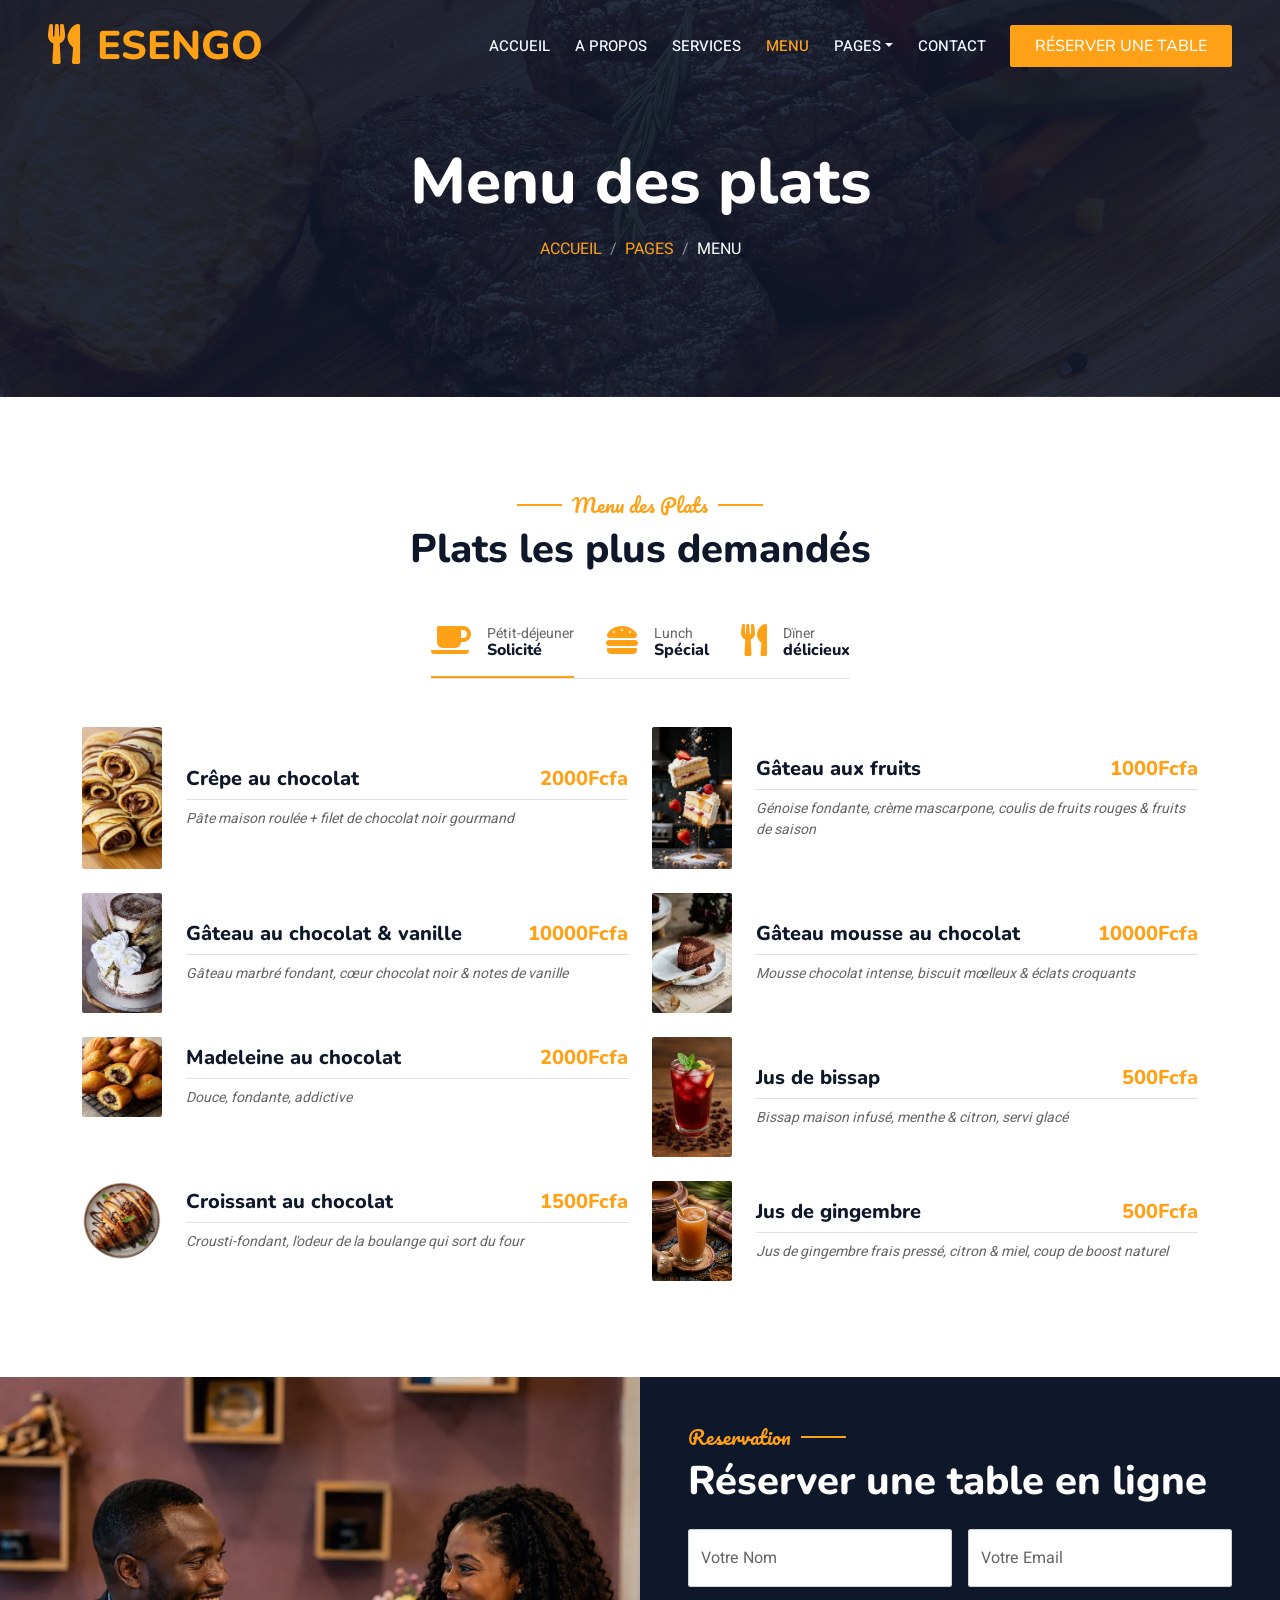
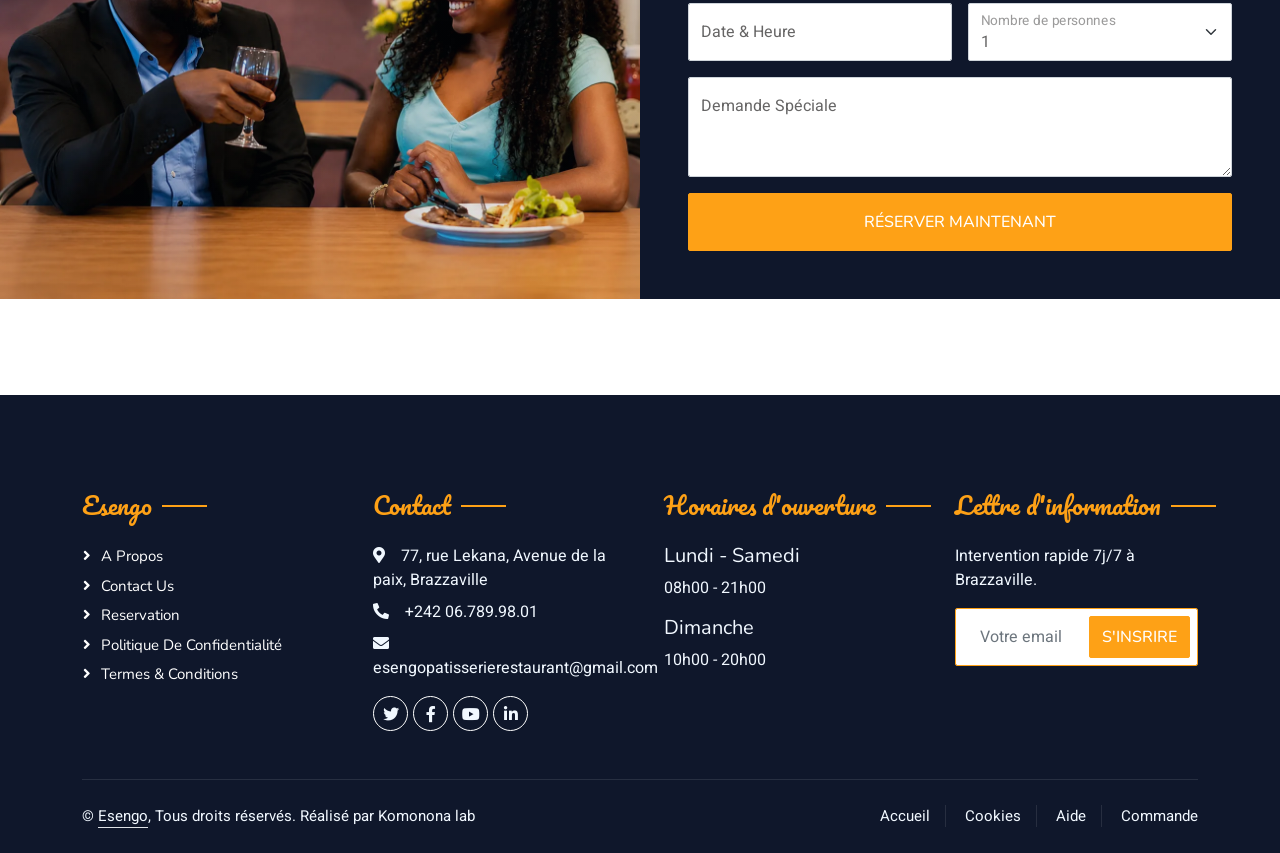
<file: menu.html>
<!doctype html>
<html lang="en">
  <head>
    <meta charset="utf-8" />
    <title>Menu ESENGO | Restaurant, Pâtisserie & Salon de Thé à Brazzaville</title>
    <meta content="width=device-width, initial-scale=1.0" name="viewport" />
    <meta content="" name="keywords" />
    <meta content="" name="description" />
    <meta name="description" content="Découvrez le menu d'ESENGO à Brazzaville : cuisine traditionnelle, pâtisserie artisanale, desserts faits maison, viennoiseries fraîches, gâteaux personnalisés, café gourmand, boissons, vente à emporter et réservation de table.">

    <!-- Favicon -->
    <link href="img/favicon.ico" rel="icon" />

    <!-- Google Web Fonts -->
    <link rel="preconnect" href="https://fonts.googleapis.com" />
    <link rel="preconnect" href="https://fonts.gstatic.com" crossorigin />
    <link
      href="https://fonts.googleapis.com/css2?family=Heebo:wght@400;500;600&family=Nunito:wght@600;700;800&family=Pacifico&display=swap"
      rel="stylesheet"
    />

    <!-- Icon Font Stylesheet -->
    <link
      href="https://cdnjs.cloudflare.com/ajax/libs/font-awesome/5.10.0/css/all.min.css"
      rel="stylesheet"
    />
    <link
      href="https://cdn.jsdelivr.net/npm/bootstrap-icons@1.4.1/font/bootstrap-icons.css"
      rel="stylesheet"
    />

    <!-- Libraries Stylesheet -->
    <link href="lib/animate/animate.min.css" rel="stylesheet" />
    <link href="lib/owlcarousel/assets/owl.carousel.min.css" rel="stylesheet" />
    <link
      href="lib/tempusdominus/css/tempusdominus-bootstrap-4.min.css"
      rel="stylesheet"
    />

    <!-- Customized Bootstrap Stylesheet -->
    <link href="css/bootstrap.min.css" rel="stylesheet" />

    <!-- Template Stylesheet -->
    <link href="css/style.css" rel="stylesheet" />
  </head>

  <body>
    <div class="container-xxl bg-white p-0">
      <!-- Spinner Start -->
      <div
        id="spinner"
        class="show bg-white position-fixed translate-middle w-100 vh-100 top-50 start-50 d-flex align-items-center justify-content-center"
      >
        <div
          class="spinner-border text-primary"
          style="width: 3rem; height: 3rem"
          role="status"
        >
          <span class="sr-only">Loading...</span>
        </div>
      </div>
      <!-- Spinner End -->

      <!-- Navbar & Hero Start -->
      <div class="container-xxl position-relative p-0">
        <nav
          class="navbar navbar-expand-lg navbar-dark bg-dark px-4 px-lg-5 py-3 py-lg-0"
        >
          <a href="" class="navbar-brand p-0">
            <h1 class="text-primary m-0">
              <i class="fa fa-utensils me-3"></i>ESENGO
            </h1>
            <!-- <img src="img/logo.png" alt="Logo"> -->
          </a>
          <button
            class="navbar-toggler"
            type="button"
            data-bs-toggle="collapse"
            data-bs-target="#navbarCollapse"
          >
            <span class="fa fa-bars"></span>
          </button>
          <div class="collapse navbar-collapse" id="navbarCollapse">
            <div class="navbar-nav ms-auto py-0 pe-4">
              <a href="index.html" class="nav-item nav-link">Accueil</a>
              <a href="about.html" class="nav-item nav-link">A propos</a>
              <a href="service.html" class="nav-item nav-link">Services</a>
              <a href="menu.html" class="nav-item nav-link active">Menu</a>
              <div class="nav-item dropdown">
                <a
                  href="#"
                  class="nav-link dropdown-toggle"
                  data-bs-toggle="dropdown"
                  >Pages</a
                >
                <div class="dropdown-menu m-0">
                  <a href="booking.html" class="dropdown-item">Réservation</a>
                  <a href="team.html" class="dropdown-item">Notre équipe </a>
                  <a href="testimonial.html" class="dropdown-item"
                    >Témoignages</a
                  >
                </div>
              </div>
              <a href="contact.html" class="nav-item nav-link">Contact</a>
            </div>
            <a href="" class="btn btn-primary py-2 px-4">Réserver une table</a>
          </div>
        </nav>

        <div class="container-xxl py-5 bg-dark hero-header mb-5">
          <div class="container text-center my-5 pt-5 pb-4">
            <h1 class="display-3 text-white mb-3 animated slideInDown">
               Menu des plats
            </h1>
            <nav aria-label="breadcrumb">
              <ol class="breadcrumb justify-content-center text-uppercase">
                <li class="breadcrumb-item"><a href="#">Accueil</a></li>
                <li class="breadcrumb-item"><a href="#">Pages</a></li>
                <li
                  class="breadcrumb-item text-white active"
                  aria-current="page"
                >
                  Menu
                </li>
              </ol>
            </nav>
          </div>
        </div>
      </div>
      <!-- Navbar & Hero End -->

      <!-- Menu Start -->
      <div class="container-xxl py-5">
        <div class="container">
          <div class="text-center wow fadeInUp" data-wow-delay="0.1s">
            <h5
              class="section-title ff-secondary text-center text-primary fw-normal"
            >
              Menu des Plats
            </h5>
 <h1 class="mb-5">Plats les plus demandés</h1>
          </div>
          <div class="tab-class text-center wow fadeInUp" data-wow-delay="0.1s">
            <ul
              class="nav nav-pills d-inline-flex justify-content-center border-bottom mb-5"
            >
              <li class="nav-item">
                <a
                  class="d-flex align-items-center text-start mx-3 ms-0 pb-3 active"
                  data-bs-toggle="pill"
                  href="#tab-1"
                >
                  <i class="fa fa-coffee fa-2x text-primary"></i>
                  <div class="ps-3">
                    <small class="text-body">Pétit-déjeuner</small>
                    <h6 class="mt-n1 mb-0">Solicité</h6>
                  </div>
                </a>
              </li>
              <li class="nav-item">
                <a
                  class="d-flex align-items-center text-start mx-3 pb-3"
                  data-bs-toggle="pill"
                  href="#tab-2"
                >
                  <i class="fa fa-hamburger fa-2x text-primary"></i>
                  <div class="ps-3">
                    <small class="text-body">Lunch</small>
                    <h6 class="mt-n1 mb-0">Spécial</h6>
                  </div>
                </a>
              </li>
              <li class="nav-item">
                <a
                  class="d-flex align-items-center text-start mx-3 me-0 pb-3"
                  data-bs-toggle="pill"
                  href="#tab-3"
                >
                  <i class="fa fa-utensils fa-2x text-primary"></i>
                  <div class="ps-3">
                    <small class="text-body">Dïner</small>
                    <h6 class="mt-n1 mb-0">délicieux</h6>
                  </div>
                </a>
              </li>
            </ul>
            <div class="tab-content">
              <div id="tab-1" class="tab-pane fade show p-0 active">
                <div class="row g-4">
                  <div class="col-lg-6">
                    <div class="d-flex align-items-center">
                      <img
                        class="flex-shrink-0 img-fluid rounded"
                        src="img/crepes au choco.webp"
                        alt="Crêpe au chocolat artisanale servie au restaurant pâtisserie ESENGO à Brazzaville"
                        style="width: 80px"
                      />
                      <div class="w-100 d-flex flex-column text-start ps-4">
                        <h5
                          class="d-flex justify-content-between border-bottom pb-2"
                        >
                          <span>Crêpe au chocolat</span>
                          <span class="text-primary">2000Fcfa</span>
                        </h5>
                        <small class="fst-italic"
                          >Pâte maison roulée + filet de chocolat noir
                          gourmand</small
                        >
                      </div>
                    </div>
                  </div>

                  <div class="col-lg-6">
                    <div class="d-flex align-items-center">
                      <img
                        class="flex-shrink-0 img-fluid rounded"
                        src="img/gâteau au fruit.webp"
                        alt="gâteau aux fruits frais de la pâtisserie ESENGO à Brazzaville"
                        style="width: 80px"
                      />
                      <div class="w-100 d-flex flex-column text-start ps-4">
                        <h5
                          class="d-flex justify-content-between border-bottom pb-2"
                        >
                          <span>Gâteau aux fruits</span>
                          <span class="text-primary">1000Fcfa</span>
                        </h5>
                        <small class="fst-italic"
                          >Génoise fondante, crème mascarpone, coulis de fruits
                          rouges & fruits de saison</small
                        >
                      </div>
                    </div>
                  </div>
                  <div class="col-lg-6">
                    <div class="d-flex align-items-center">
                      <img
                        class="flex-shrink-0 img-fluid rounded"
                        src="img/gâteau au chocolat.webp"
                        alt="Gâteau au chocolat et vanille préparé par la meilleure pâtisserie de Brazzaville"
                        style="width: 80px"
                      />
                      <div class="w-100 d-flex flex-column text-start ps-4">
                        <h5
                          class="d-flex justify-content-between border-bottom pb-2"
                        >
                          <span>Gâteau au chocolat & vanille</span>
                          <span class="text-primary">10000Fcfa</span>
                        </h5>
                        <small class="fst-italic"
                          >Gâteau marbré fondant, cœur chocolat noir & notes de
                          vanille</small
                        >
                      </div>
                    </div>
                  </div>
                  <div class="col-lg-6">
                    <div class="d-flex align-items-center">
                      <img
                        class="flex-shrink-0 img-fluid rounded"
                        src="img/gâteau mousse.webp"
                        alt="Gâteau mousse au chocolat gourmand proposé par la pâtisserie ESENGO à Brazzaville"
                        style="width: 80px"
                      />
                      <div class="w-100 d-flex flex-column text-start ps-4">
                        <h5
                          class="d-flex justify-content-between border-bottom pb-2"
                        >
                          <span>Gâteau mousse au chocolat</span>
                          <span class="text-primary">10000Fcfa</span>
                        </h5>
                        <small class="fst-italic"
                          >Mousse chocolat intense, biscuit mœlleux & éclats
                          croquants</small
                        >
                      </div>
                    </div>
                  </div>
                  <div class="col-lg-6">
                    <div class="d-flex align-items-center">
                      <img
                        class="flex-shrink-0 img-fluid rounded"
                        src="img/madeleine au chocolat.webp"
                        alt="Madeleine au chocolat artisanale de la pâtisserie ESENGO à Brazzaville"
                        style="width: 80px"
                      />
                      <div class="w-100 d-flex flex-column text-start ps-4">
                        <h5
                          class="d-flex justify-content-between border-bottom pb-2"
                        >
                          <span>Madeleine au chocolat</span>
                          <span class="text-primary">2000Fcfa</span>
                        </h5>
                        <small class="fst-italic"
                          >Douce, fondante, addictive</small
                        >
                      </div>
                    </div>
                  </div>
                  <div class="col-lg-6">
                    <div class="d-flex align-items-center">
                      <img
                        class="flex-shrink-0 img-fluid rounded"
                        src="img/Jus de bissap.webp"
                        alt="Jus de bissap maison servi au restaurant ESENGO à Brazzaville"
                        style="width: 80px"
                      />
                      <div class="w-100 d-flex flex-column text-start ps-4">
                        <h5
                          class="d-flex justify-content-between border-bottom pb-2"
                        >
                          <span>Jus de bissap</span>
                          <span class="text-primary">500Fcfa</span>
                        </h5>
                        <small class="fst-italic"
                          >Bissap maison infusé, menthe & citron, servi
                          glacé</small
                        >
                      </div>
                    </div>
                  </div>

                  <div class="col-lg-6">
                    <div class="d-flex align-items-center">
                      <img
                        class="flex-shrink-0 img-fluid rounded"
                        src="img/croissant au chocolat.webp"
                        alt="Croissant au chocolat croustillant de la pâtisserie ESENGO à Brazzaville"
                        style="width: 80px"
                      />
                      <div class="w-100 d-flex flex-column text-start ps-4">
                        <h5
                          class="d-flex justify-content-between border-bottom pb-2"
                        >
                          <span>Croissant au chocolat</span>
                          <span class="text-primary">1500Fcfa</span>
                        </h5>
                        <small class="fst-italic"
                          >Crousti-fondant, l'odeur de la boulange qui sort du
                          four</small
                        >
                      </div>
                    </div>
                  </div>

                  <div class="col-lg-6">
                    <div class="d-flex align-items-center">
                      <img
                        class="flex-shrink-0 img-fluid rounded"
                        src="img/jus de gingembre.webp"
                        alt="Jus de gingembre frais proposé au restaurant pâtisserie ESENGO à Brazzaville"
                        style="width: 80px"
                      />
                      <div class="w-100 d-flex flex-column text-start ps-4">
                        <h5
                          class="d-flex justify-content-between border-bottom pb-2"
                        >
                          <span>Jus de gingembre</span>
                          <span class="text-primary">500Fcfa</span>
                        </h5>
                        <small class="fst-italic"
                          >Jus de gingembre frais pressé, citron & miel, coup de
                          boost naturel</small
                        >
                      </div>
                    </div>
                  </div>
                </div>
              </div>
              <div id="tab-2" class="tab-pane fade show p-0">
                <div class="row g-4">
                  <div class="col-lg-6">
                    <div class="d-flex align-items-center">
                      <img
                        class="flex-shrink-0 img-fluid rounded"
                        src="img/eau.webp"
                        alt="Eau fraîche servie au restaurant ESENGO à Brazzaville"
                        style="width: 80px"
                      />
                      <div class="w-100 d-flex flex-column text-start ps-4">
                        <h5
                          class="d-flex justify-content-between border-bottom pb-2"
                        >
                          <span>Eau</span>
                          <span class="text-primary">1000Fcfa</span>
                        </h5>
                        <small class="fst-italic"
                          >Eau fraîche plate, servie glacée</small
                        >
                      </div>
                    </div>
                  </div>
                  <div class="col-lg-6">
                    <div class="d-flex align-items-center">
                      <img
                        class="flex-shrink-0 img-fluid rounded"
                        src="img/smoothie aux fruits.webp"
                        alt="Smoothie aux fruits frais préparé au restaurant ESENGO à Brazzaville"
                        style="width: 80px"
                      />
                      <div class="w-100 d-flex flex-column text-start ps-4">
                        <h5
                          class="d-flex justify-content-between border-bottom pb-2"
                        >
                          <span>Smoothie aux fruits</span>
                          <span class="text-primary">3000Fcfa</span>
                        </h5>
                        <small class="fst-italic"
                          >Mix de fruits frais du jour, 100% naturel sans sucre
                          ajouté</small
                        >
                      </div>
                    </div>
                  </div>
                  <div class="col-lg-6">
                    <div class="d-flex align-items-center">
                      <img
                        class="flex-shrink-0 img-fluid rounded"
                        src="img/riz sauce gras.webp"
                        alt="Riz sauce gras servi au restaurant gastronomique ESENGO à Brazzaville"
                        style="width: 80px"
                      />
                      <div class="w-100 d-flex flex-column text-start ps-4">
                        <h5
                          class="d-flex justify-content-between border-bottom pb-2"
                        >
                          <span>Riz sauce gras</span>
                          <span class="text-primary">3500Fcfa</span>
                        </h5>
                        <small class="fst-italic"
                          >Riz parfumé, sauce tomate maison & légumes du
                          marché</small
                        >
                      </div>
                    </div>
                  </div>
                  <div class="col-lg-6">
                    <div class="d-flex align-items-center">
                      <img
                        class="flex-shrink-0 img-fluid rounded"
                        src="img/pizza.webp"
                        alt="Pizza artisanale préparée au restaurant ESENGO à Brazzaville"
                        style="width: 80px"
                      />
                      <div class="w-100 d-flex flex-column text-start ps-4">
                        <h5
                          class="d-flex justify-content-between border-bottom pb-2"
                        >
                          <span>Pizza</span>
                          <span class="text-primary">4500Fcfa</span>
                        </h5>
                        <small class="fst-italic"
                          >Pâte maison, sauce tomate mozzarella fondante</small
                        >
                      </div>
                    </div>
                  </div>
                  <div class="col-lg-6">
                    <div class="d-flex align-items-center">
                      <img
                        class="flex-shrink-0 img-fluid rounded"
                        src="img/tarte aux pommes.webp"
                        alt="Tarte maison de la pâtisserie ESENGO à Brazzaville"
                        style="width: 80px"
                      />
                      <div class="w-100 d-flex flex-column text-start ps-4">
                        <h5
                          class="d-flex justify-content-between border-bottom pb-2"
                        >
                          <span>Tarte aux pommes</span>
                          <span class="text-primary">5000Fcfa</span>
                        </h5>
                        <small class="fst-italic"
                          >Tarte rustique aux pommes caramélisées</small
                        >
                      </div>
                    </div>
                  </div>
                  <div class="col-lg-6">
                    <div class="d-flex align-items-center">
                      <img
                        class="flex-shrink-0 img-fluid rounded"
                        src="img/esengo-coca.webp"
                        alt="Coca punch citron servi bien frais au restaurant ESENGO à Brazzaville"
                        style="width: 80px"
                      />
                      <div class="w-100 d-flex flex-column text-start ps-4">
                        <h5
                          class="d-flex justify-content-between border-bottom pb-2"
                        >
                          <span>Coca punch citron</span>
                          <span class="text-primary">1000Fcfa</span>
                        </h5>
                        <small class="fst-italic"
                          >Coca bien frais, citron pressé minute</small
                        >
                      </div>
                    </div>
                  </div>
                  <div class="col-lg-6">
                    <div class="d-flex align-items-center">
                      <img
                        class="flex-shrink-0 img-fluid rounded"
                        src="img/tartine avocat.webp"
                        alt="Tartine à l'avocat, saumon fumé et œuf poché préparée au restaurant gastronomique ESENGO à Brazzaville"
                        style="width: 80px"
                      />
                      <div class="w-100 d-flex flex-column text-start ps-4">
                        <h5
                          class="d-flex justify-content-between border-bottom pb-2"
                        >
                          <span>Tartine avocat, saumon fumé & œuf poché</span>
                          <span class="text-primary">1500Fcfa</span>
                        </h5>
                        <small class="fst-italic"
                          >Tartine salée avocat crémeux, saumon fumé</small
                        >
                      </div>
                    </div>
                  </div>
                  <div class="col-lg-6">
                    <div class="d-flex align-items-center">
                      <img
                        class="flex-shrink-0 img-fluid rounded"
                        src="img/yaourt banane.webp"
                        alt="Yaourt à la banane, granola et miel proposé par la pâtisserie ESENGO à Brazzaville"
                        style="width: 80px"
                      />
                      <div class="w-100 d-flex flex-column text-start ps-4">
                        <h5
                          class="d-flex justify-content-between border-bottom pb-2"
                        >
                          <span>Yaourt à la banane, granola & miel </span>
                          <span class="text-primary">2000Fcfa</span>
                        </h5>
                        <small class="fst-italic"
                          >Yaourt onctueux, banane, granola croustillant &
                          miel</small
                        >
                      </div>
                    </div>
                  </div>
                </div>
              </div>
              <div id="tab-3" class="tab-pane fade show p-0">
                <div class="row g-4">
                  <div class="col-lg-6">
                    <div class="d-flex align-items-center">
                      <img
                        class="flex-shrink-0 img-fluid rounded"
                        src="img/tortulla de poulet.webp"
                        alt="Tortilla de poulet avec salsa maison servie au restaurant ESENGO à Brazzaville"
                        style="width: 80px"
                      />
                      <div class="w-100 d-flex flex-column text-start ps-4">
                        <h5
                          class="d-flex justify-content-between border-bottom pb-2"
                        >
                          <span>Tortilla de poulet, salsa maison & salade</span>
                          <span class="text-primary">4500Fcfa</span>
                        </h5>
                        <small class="fst-italic"
                          >Tortilla chaude garnie, poulet mariné, salsa maison &
                          cridités croquantes</small
                        >
                      </div>
                    </div>
                  </div>
                  <div class="col-lg-6">
                    <div class="d-flex align-items-center">
                      <img
                        class="flex-shrink-0 img-fluid rounded"
                        src="img/canard.webp"
                        alt="Magret de canard grillé préparé au restaurant gastronomique ESENGO à Brazzaville"
                        style="width: 80px"
                      />
                      <div class="w-100 d-flex flex-column text-start ps-4">
                        <h5
                          class="d-flex justify-content-between border-bottom pb-2"
                        >
                          <span>Magret de canard grillé</span>
                          <span class="text-primary">5000Fcfa</span>
                        </h5>
                        <small class="fst-italic"
                          >Canard braisé, sauce oignons 
                        </small>
                      </div>
                    </div>
                  </div>
                  <div class="col-lg-6">
                    <div class="d-flex align-items-center">
                      <img
                        class="flex-shrink-0 img-fluid rounded"
                        src="img/steak.webp"
                        alt="Steak grillé avec purée maison et légumes rôtis servi au restaurant ESENGO à Brazzaville"
                        style="width: 80px"
                      />
                      <div class="w-100 d-flex flex-column text-start ps-4">
                        <h5
                          class="d-flex justify-content-between border-bottom pb-2"
                        >
                          <span
                            >Steak grillé, purée maison et légumes rôtis</span
                          >
                          <span class="text-primary">7500Fcfa</span>
                        </h5>
                        <small class="fst-italic"
                          >Steak saisi à la plancha, purée onctueuse maison,
                          légumes de saison rôtis
                        </small>
                      </div>
                    </div>
                  </div>
                  <div class="col-lg-6">
                    <div class="d-flex align-items-center">
                      <img
                        class="flex-shrink-0 img-fluid rounded"
                        src="img/Silure.webp"
                        alt="Silure mijoté en sauce traditionnelle proposé au restaurant ESENGO à Brazzaville"
                        style="width: 80px"
                      />
                      <div class="w-100 d-flex flex-column text-start ps-4">
                        <h5
                          class="d-flex justify-content-between border-bottom pb-2"
                        >
                          <span>Silure </span>
                          <span class="text-primary"> 6000Fcfa</span>
                        </h5>
                        <small class="fst-italic"
                          >Morceaux de silure frais mijotés dans une sauce onctueuse aux oignons, tomates et épices</s></small
                        >
                      </div>
                    </div>
                  </div>
                  <div class="col-lg-6">
                    <div class="d-flex align-items-center">
                      <img
                        class="flex-shrink-0 img-fluid rounded"
                        src="img/poulet.webp"
                        alt="Poulet doré aux légumes préparé au restaurant gastronomique ESENGO à Brazzaville"
                        style="width: 80px"
                      />
                      <div class="w-100 d-flex flex-column text-start ps-4">
                        <h5
                          class="d-flex justify-content-between border-bottom pb-2"
                        >
                          <span>Poulet doré aux légumes</span>
                          <span class="text-primary">8500Fcfa</span>
                        </h5>
                        <small class="fst-italic"
                          >Poulet doré au four, jus réduit, légumes
                          fondants</small
                        >
                      </div>
                    </div>
                  </div>
                  <div class="col-lg-6">
                    <div class="d-flex align-items-center">
                      <img
                        class="flex-shrink-0 img-fluid rounded"
                        src="img/saka saka.webp"
                        alt="Saka saka accompagné de banane bouillie servi au restaurant gastronomique ESENGO à Brazzaville"
                        style="width: 80px"
                      />
                      <div class="w-100 d-flex flex-column text-start ps-4">
                        <h5
                          class="d-flex justify-content-between border-bottom pb-2"
                        >
                          <span>Saka saka & banane boullie</span>
                          <span class="text-primary">3000Fcfa</span>
                        </h5>
                        <small class="fst-italic"
                          >Feuilles de manioc pilées, mijotées avec l'huile de palme, oignons et épices du pays</small
                        >
                      </div>
                    </div>
                  </div>
                  <div class="col-lg-6">
                    <div class="d-flex align-items-center">
                      <img
                        class="flex-shrink-0 img-fluid rounded"
                        src="img/riz poisson.webp"
                        alt="Riz au poisson grillé préparé au restaurant ESENGO à Brazzaville"
                        style="width: 80px"
                      />
                      <div class="w-100 d-flex flex-column text-start ps-4">
                        <h5
                          class="d-flex justify-content-between border-bottom pb-2"
                        >
                          <span>Riz poisson</span>
                          <span class="text-primary">2500Fcfa</span>
                        </h5>
                        <small class="fst-italic"
                          >Riz parfumé, poisson grillé du jour, sauce tomate &
                          légumes</small
                        >
                      </div>
                    </div>
                  </div>
                  <div class="col-lg-6">
                    <div class="d-flex align-items-center">
                      <img
                        class="flex-shrink-0 img-fluid rounded"
                        src="img/poisson salé.webp"
                        alt="Poisson salé en sauce tomate proposé au restaurant ESENGO à Brazzaville"
                        style="width: 80px"
                      />
                      <div class="w-100 d-flex flex-column text-start ps-4">
                        <h5
                          class="d-flex justify-content-between border-bottom pb-2"
                        >
                          <span>Poisson salé</span>
                          <span class="text-primary">7500Fcfa</span>
                        </h5>
                        <small class="fst-italic"
                          >Poisson cuit avec saveur & tomate</small
                        >
                      </div>
                    </div>
                  </div>
                </div>
              </div>
            </div>
          </div>
        </div>
      </div>
      <!-- Menu End -->


        <!-- Reservation Start -->
        <div class="container-xxl py-5 px-0 wow fadeInUp" data-wow-delay="0.1s">
            <div class="row g-0">
                <div class="col-md-6">
                    <div class="video">
                       <!--  <button type="button" class="btn-play" data-bs-toggle="modal" data-src="https://www.youtube.com/embed/DWRcNpR6Kdc" data-bs-target="#videoModal">
                            <span></span>
                        </button> -->
                    </div>
                </div>
                <div class="col-md-6 bg-dark d-flex align-items-center">
                    <div class="p-5 wow fadeInUp" data-wow-delay="0.2s">
                        <h5 class="section-title ff-secondary text-start text-primary fw-normal">Reservation</h5>
                        <h1 class="text-white mb-4">Réserver une table en ligne</h1>
                        <form>
                            <div class="row g-3">
                                <div class="col-md-6">
                                    <div class="form-floating">
                                        <input type="text" class="form-control" id="name" placeholder="Your Name">
                                        <label for="name">Votre Nom</label>
                                    </div>
                                </div>
                                <div class="col-md-6">
                                    <div class="form-floating">
                                        <input type="email" class="form-control" id="email" placeholder="Your Email">
                                        <label for="email">Votre Email</label>
                                    </div>
                                </div>
                                <div class="col-md-6">
                                    <div class="form-floating date" id="date3" data-target-input="nearest">
                                        <input type="text" class="form-control datetimepicker-input" id="datetime" placeholder="Date & Time" data-target="#date3" data-toggle="datetimepicker" />
                                        <label for="datetime">Date & Heure</label>
                                    </div>
                                </div>
                                <div class="col-md-6">
                                    <div class="form-floating">
                                        <select class="form-select" id="select1">
                                          <option value="1">1</option>
                                          <option value="2">2</option>
                                          <option value="3">3</option>
                                          <option value="4">4</option>
                                        </select>
                                        <label for="select1">Nombre de personnes</label>
                                      </div>
                                </div>
                                <div class="col-12">
                                    <div class="form-floating">
                                        <textarea class="form-control" placeholder="Special Request" id="message" style="height: 100px"></textarea>
                                        <label for="message">Demande Spéciale</label>
                                    </div>
                                </div>
                                <div class="col-12">
                                    <button class="btn btn-primary w-100 py-3" type="submit">Réserver maintenant</button>
                                </div>
                            </div>
                        </form>
                    </div>
                </div>
            </div>
        </div>

        <div class="modal fade" id="videoModal" tabindex="-1" aria-labelledby="exampleModalLabel" aria-hidden="true">
            <div class="modal-dialog">
                <div class="modal-content rounded-0">
                    <div class="modal-header">
                        <h5 class="modal-title" id="exampleModalLabel">Youtube Video</h5>
                        <button type="button" class="btn-close" data-bs-dismiss="modal" aria-label="Close"></button>
                    </div>
                    <div class="modal-body">
                        <!-- 16:9 aspect ratio -->
                        <div class="ratio ratio-16x9">
                            <iframe class="embed-responsive-item" src="" id="video" allowfullscreen allowscriptaccess="always"
                                allow="autoplay"></iframe>
                        </div>
                    </div>
                </div>
            </div>
        </div>
        <!-- Reservation Start -->

        <!-- Footer Start -->
        <div class="container-fluid bg-dark text-light footer pt-5 mt-5 wow fadeIn" data-wow-delay="0.1s">
            <div class="container py-5">
                <div class="row g-5">
                    <div class="col-lg-3 col-md-6">
                        <h4 class="section-title ff-secondary text-start text-primary fw-normal mb-4">Esengo</h4>
                        <a class="btn btn-link" href="about.html">A propos</a>
                        <a class="btn btn-link" href="contact.html">Contact Us</a>
                        <a class="btn btn-link" href="booking.html">Reservation</a>
                        <a class="btn btn-link" href="">Politique de confidentialité</a>
                        <a class="btn btn-link" href="">Termes & Conditions</a>
                    </div>
                    <div class="col-lg-3 col-md-6">
                        <h4 class="section-title ff-secondary text-start text-primary fw-normal mb-4">Contact</h4>
                        <p class="mb-2"><i class="fa fa-map-marker-alt me-3"></i>77, rue Lekana, Avenue de la paix, Brazzaville</p>
                        <p class="mb-2"><i class="fa fa-phone-alt me-3"></i>+242 06.789.98.01</p>
                        <p class="mb-2"><i class="fa fa-envelope me-3"></i>esengopatisserierestaurant@gmail.com</p>
                        <div class="d-flex pt-2">
                            <a class="btn btn-outline-light btn-social" href=""><i class="fab fa-twitter"></i></a>
                            <a class="btn btn-outline-light btn-social" href=""><i class="fab fa-facebook-f"></i></a>
                            <a class="btn btn-outline-light btn-social" href=""><i class="fab fa-youtube"></i></a>
                            <a class="btn btn-outline-light btn-social" href=""><i class="fab fa-linkedin-in"></i></a>
                        </div>
                    </div>
                    <div class="col-lg-3 col-md-6">
                        <h4 class="section-title ff-secondary text-start text-primary fw-normal mb-4">Horaires d'ouverture</h4>
                        <h5 class="text-light fw-normal">Lundi - Samedi</h5>
                        <p>08h00 - 21h00</p>
                        <h5 class="text-light fw-normal">Dimanche</h5>
                        <p>10h00 - 20h00</p>
                    </div>
                    <div class="col-lg-3 col-md-6">
                        <h4 class="section-title ff-secondary text-start text-primary fw-normal mb-4">Lettre d'information</h4>
                        <p>Intervention rapide 7j/7 à Brazzaville.</p>
                        <div class="position-relative mx-auto" style="max-width: 400px;">
                            <input class="form-control border-primary w-100 py-3 ps-4 pe-5" type="text" placeholder="Votre email">
                            <button type="button" class="btn btn-primary py-2 position-absolute top-0 end-0 mt-2 me-2">S'insrire</button>
                        </div>
                    </div>
                </div>
            </div>
            <div class="container">
                <div class="copyright">
                    <div class="row">
                        <div class="col-md-6 text-center text-md-start mb-3 mb-md-0">
                            &copy; <a class="border-bottom" href="#">Esengo</a>, Tous droits réservés. 
							
							<!--/*** This template is free as long as you keep the footer author’s credit link/attribution link/backlink. If you'd like to use the template without the footer author’s credit link/attribution link/backlink, you can purchase the Credit Removal License from "https://htmlcodex.com/credit-removal". Thank you for your support. ***/-->
							<!-- Réalisé par <a class="border-bottom" href="https://htmlcodex.com">HTLM Codex</a><br><br> -->
                            Réalisé par <!-- <a class="border-bottom" href="https://themewagon.com" target="_blank"> -->Komonona lab</a>
                        </div>
                        <div class="col-md-6 text-center text-md-end">
                            <div class="footer-menu">
                                <a href="index.html">Accueil</a>
                                <a href="">Cookies</a>
                                <a href="">Aide</a>
                                <a href="booking.html">Commande</a>
                            </div>
                        </div>
                    </div>
                </div>
            </div>
        </div>
        <!-- Footer End -->

      <!-- Back to Top -->
      <a href="#" class="btn btn-lg btn-primary btn-lg-square back-to-top"
        ><i class="bi bi-arrow-up"></i
      ></a>
    </div>

    <!-- JavaScript Libraries -->
    <script src="https://code.jquery.com/jquery-3.4.1.min.js"></script>
    <script src="https://cdn.jsdelivr.net/npm/bootstrap@5.0.0/dist/js/bootstrap.bundle.min.js"></script>
    <script src="lib/wow/wow.min.js"></script>
    <script src="lib/easing/easing.min.js"></script>
    <script src="lib/waypoints/waypoints.min.js"></script>
    <script src="lib/counterup/counterup.min.js"></script>
    <script src="lib/owlcarousel/owl.carousel.min.js"></script>
    <script src="lib/tempusdominus/js/moment.min.js"></script>
    <script src="lib/tempusdominus/js/moment-timezone.min.js"></script>
    <script src="lib/tempusdominus/js/tempusdominus-bootstrap-4.min.js"></script>

    <!--SDK ASSISTANT IA TIDIO -->
    <script src="//code.tidio.co/skfywrdejyxg2flocwzckyddttpo5y0h.js" async></script>

    <!-- Template Javascript -->
    <script src="js/main.js"></script>
  </body>
</html>
</file>
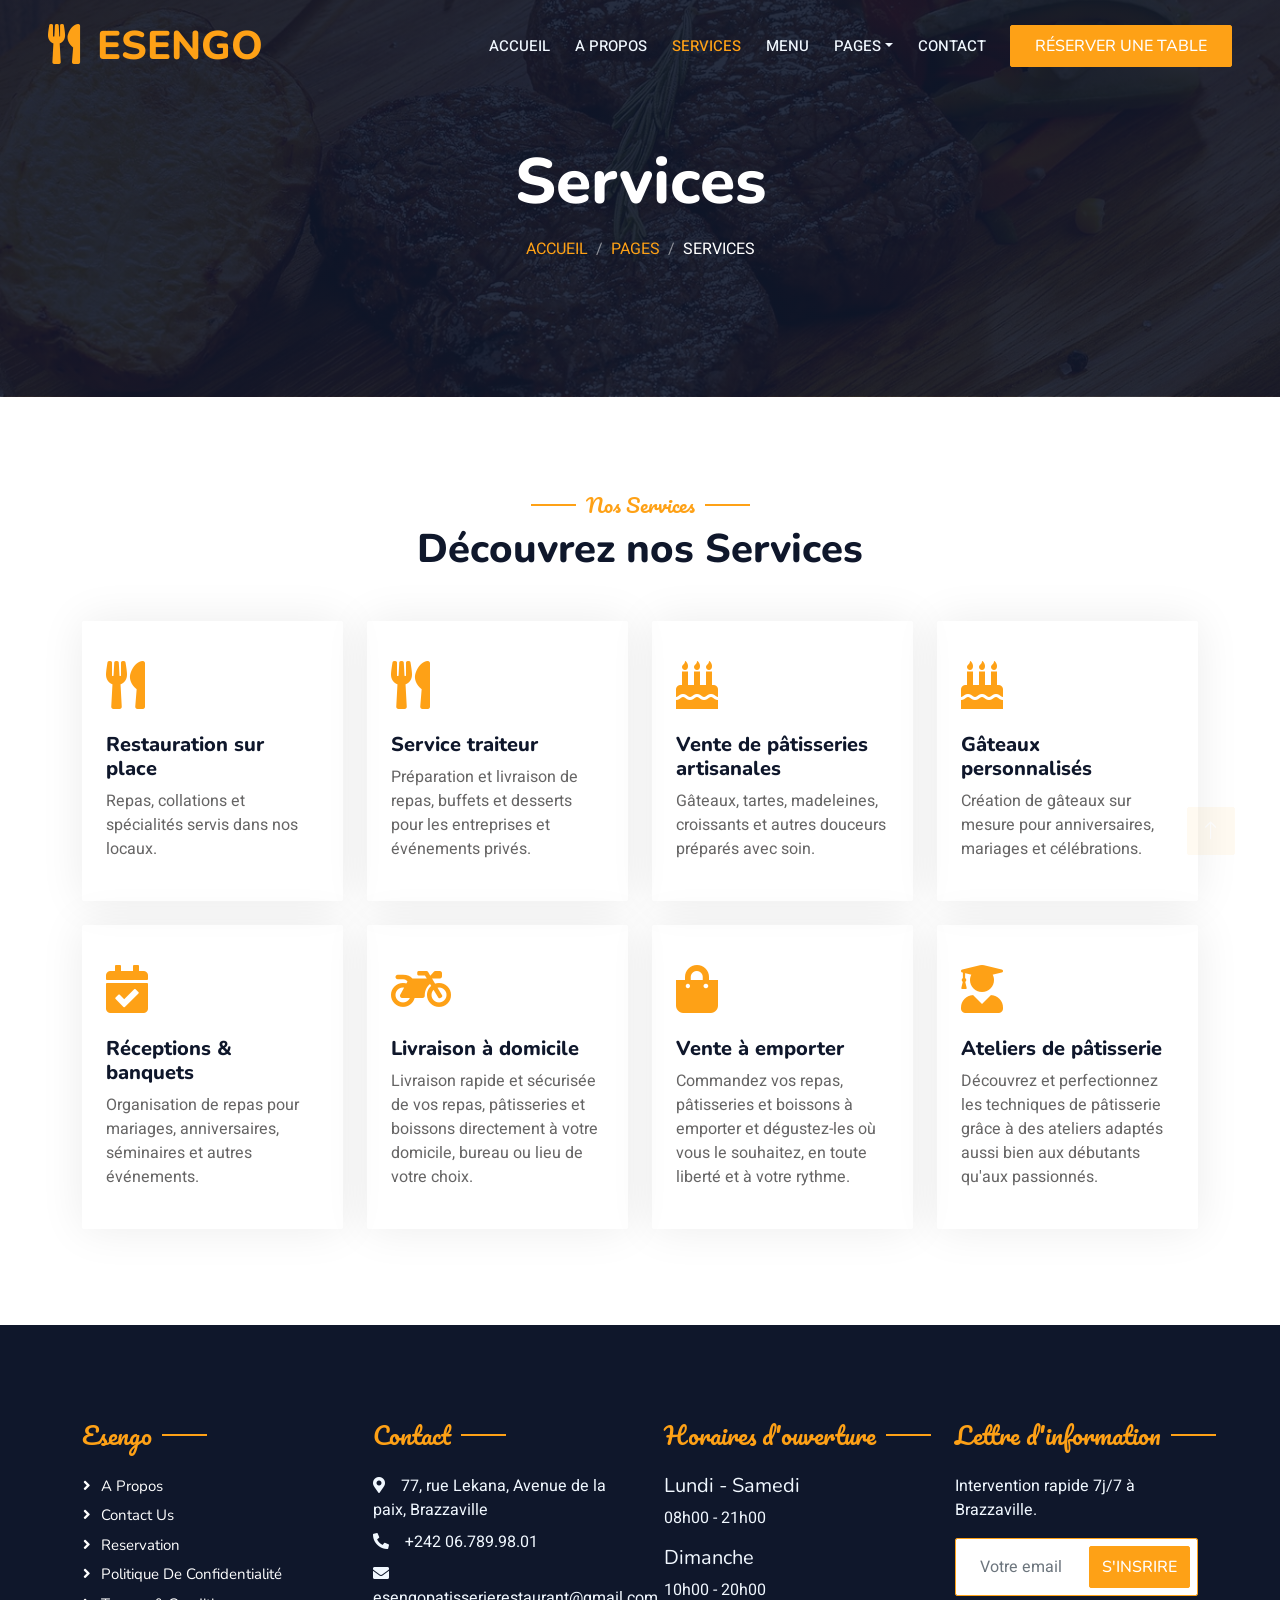
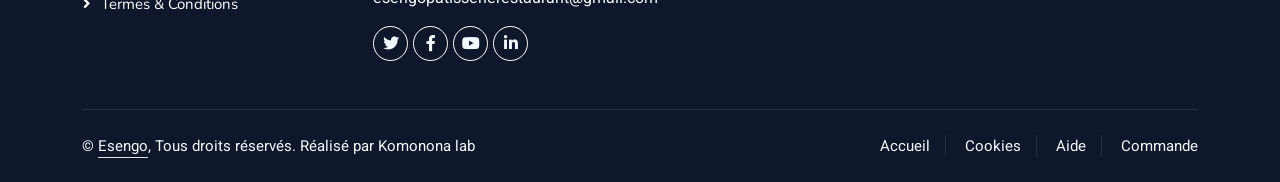
<file: service.html>
<!DOCTYPE html>
<html lang="en">

<head>
    <meta charset="utf-8">
    <title>ESENGO Brazzaville | Pâtisserie Artisanale, Restaurant & Services</title>
    <meta content="width=device-width, initial-scale=1.0" name="viewport">
    <meta content="" name="keywords">
    <meta content="" name="description">
    <meta name="description" content="Découvrez les services d'ESENGO à Brazzaville : pâtisserie artisanale, restaurant, salon de thé, traiteur pâtissier, gâteaux personnalisés, cuisine traditionnelle, café gourmand, livraison de pâtisseries, vente à emporter, réservation de table et organisation d'événements.">

    <!-- Favicon -->
    <link href="img/favicon.ico" rel="icon">

    <!-- Google Web Fonts -->
    <link rel="preconnect" href="https://fonts.googleapis.com">
    <link rel="preconnect" href="https://fonts.gstatic.com" crossorigin>
    <link href="https://fonts.googleapis.com/css2?family=Heebo:wght@400;500;600&family=Nunito:wght@600;700;800&family=Pacifico&display=swap" rel="stylesheet">

    <!-- Icon Font Stylesheet -->
    <link href="https://cdnjs.cloudflare.com/ajax/libs/font-awesome/5.10.0/css/all.min.css" rel="stylesheet">
    <link href="https://cdn.jsdelivr.net/npm/bootstrap-icons@1.4.1/font/bootstrap-icons.css" rel="stylesheet">

    <!-- Libraries Stylesheet -->
    <link href="lib/animate/animate.min.css" rel="stylesheet">
    <link href="lib/owlcarousel/assets/owl.carousel.min.css" rel="stylesheet">
    <link href="lib/tempusdominus/css/tempusdominus-bootstrap-4.min.css" rel="stylesheet" />

    <!-- Customized Bootstrap Stylesheet -->
    <link href="css/bootstrap.min.css" rel="stylesheet">

    <!-- Template Stylesheet -->
    <link href="css/style.css" rel="stylesheet">
</head>

<body>
    <div class="container-xxl bg-white p-0">
        <!-- Spinner Start -->
        <div id="spinner" class="show bg-white position-fixed translate-middle w-100 vh-100 top-50 start-50 d-flex align-items-center justify-content-center">
            <div class="spinner-border text-primary" style="width: 3rem; height: 3rem;" role="status">
                <span class="sr-only">Loading...</span>
            </div>
        </div>
        <!-- Spinner End -->


        <!-- Navbar & Hero Start -->
        <div class="container-xxl position-relative p-0">
            <nav class="navbar navbar-expand-lg navbar-dark bg-dark px-4 px-lg-5 py-3 py-lg-0">
                <a href="" class="navbar-brand p-0">
                    <h1 class="text-primary m-0"><i class="fa fa-utensils me-3"></i>ESENGO</h1>
                    <!-- <img src="img/logo.png" alt="Logo"> -->
                </a>
                <button class="navbar-toggler" type="button" data-bs-toggle="collapse" data-bs-target="#navbarCollapse">
                    <span class="fa fa-bars"></span>
                </button>
                <div class="collapse navbar-collapse" id="navbarCollapse">
                    <div class="navbar-nav ms-auto py-0 pe-4">
                        <a href="index.html" class="nav-item nav-link">Accueil</a>
                        <a href="about.html" class="nav-item nav-link">A propos</a>
                        <a href="service.html" class="nav-item nav-link active">Services</a>
                        <a href="menu.html" class="nav-item nav-link">Menu</a>
                        <div class="nav-item dropdown">
                            <a href="#" class="nav-link dropdown-toggle" data-bs-toggle="dropdown">Pages</a>
                            <div class="dropdown-menu m-0">
                                <a href="booking.html" class="dropdown-item">Réservation</a>
                                <a href="team.html" class="dropdown-item">Notre équipe</a>
                                <a href="testimonial.html" class="dropdown-item">Témoignages</a>
                            </div>
                        </div>
                        <a href="contact.html" class="nav-item nav-link">Contact</a>
                    </div>
                    <a href="" class="btn btn-primary py-2 px-4">Réserver une table</a>
                </div>
            </nav>

            <div class="container-xxl py-5 bg-dark hero-header mb-5">
                <div class="container text-center my-5 pt-5 pb-4">
                    <h1 class="display-3 text-white mb-3 animated slideInDown">Services</h1>
                    <nav aria-label="breadcrumb">
                        <ol class="breadcrumb justify-content-center text-uppercase">
                            <li class="breadcrumb-item"><a href="#">Accueil</a></li>
                            <li class="breadcrumb-item"><a href="#">Pages</a></li>
                            <li class="breadcrumb-item text-white active" aria-current="page">Services</li>
                        </ol>
                    </nav>
                </div>
            </div>
        </div>
        <!-- Navbar & Hero End -->


        <!-- Service Start -->
        <div class="container-xxl py-5">
            <div class="container">
                <div class="text-center wow fadeInUp" data-wow-delay="0.1s">
                    <h5 class="section-title ff-secondary text-center text-primary fw-normal">Nos Services</h5>
                    <h1 class="mb-5">Découvrez nos Services</h1>
                </div>
                <div class="row g-4">
                    <div class="col-lg-3 col-sm-6 wow fadeInUp" data-wow-delay="0.1s">
                        <div class="service-item rounded pt-3">
                            <div class="p-4">
                                 <i class="fa fa-3x fa-utensils text-primary mb-4"></i>
                                 <h5>Restauration sur place</h5>
                                 <p>Repas, collations et spécialités servis dans nos locaux.</p>
                            </div>
                        </div>
                    </div>
                    <div class="col-lg-3 col-sm-6 wow fadeInUp" data-wow-delay="0.3s">
                        <div class="service-item rounded pt-3">
                            <div class="p-4">
                                <i class="fa fa-3x fa-utensils text-primary mb-4"></i>
                                <h5>Service traiteur</h5>
                                <p>Préparation et livraison de repas, buffets et desserts pour les entreprises et événements privés.</p>
                            </div>
                        </div>
                    </div>
                    <div class="col-lg-3 col-sm-6 wow fadeInUp" data-wow-delay="0.5s">
                        <div class="service-item rounded pt-3">
                            <div class="p-4">
                                <i class="fa fa-3x fa-birthday-cake text-primary mb-4"></i>
                                <h5>Vente de pâtisseries artisanales</h5>
                                <p>Gâteaux, tartes, madeleines, croissants et autres douceurs préparés avec soin.</p>
                            </div>
                        </div>
                    </div>
                    <div class="col-lg-3 col-sm-6 wow fadeInUp" data-wow-delay="0.7s">
                        <div class="service-item rounded pt-3">
                            <div class="p-4">
                                <i class="fas fa-3x fa-birthday-cake text-primary mb-4"></i>
                                <h5>Gâteaux personnalisés</h5>
                                <p>Création de gâteaux sur mesure pour anniversaires, mariages et célébrations.</p>
                            </div>
                        </div>
                    </div>
                    <div class="col-lg-3 col-sm-6 wow fadeInUp" data-wow-delay="0.1s">
                        <div class="service-item rounded pt-3">
                            <div class="p-4">
                                <i class="fa fa-3x fa-calendar-check text-primary mb-4"></i>
                                <h5>Réceptions & banquets</h5>
                                <p>Organisation de repas pour mariages, anniversaires, séminaires et autres événements.</p>
                            </div>
                        </div>
                    </div>
                    <div class="col-lg-3 col-sm-6 wow fadeInUp" data-wow-delay="0.3s">
                        <div class="service-item rounded pt-3">
                            <div class="p-4">
                                <i class="fa fa-3x fa-motorcycle text-primary mb-4"></i>
                                <h5>Livraison à domicile</h5>
                                <p>Livraison rapide et sécurisée de vos repas, pâtisseries et boissons directement à votre domicile, bureau ou lieu de votre choix.</p>
                            </div>
                        </div>
                    </div>
                    <div class="col-lg-3 col-sm-6 wow fadeInUp" data-wow-delay="0.5s">
                        <div class="service-item rounded pt-3">
                            <div class="p-4">
                                 <i class="fa fa-3x fa-shopping-bag text-primary mb-4"></i>
                                 <h5>Vente à emporter</h5>
                                 <p>Commandez vos repas, pâtisseries et boissons à emporter et dégustez-les où vous le souhaitez, en toute liberté et à votre rythme.</p>
                            </div>
                        </div>
                    </div>
                    <div class="col-lg-3 col-sm-6 wow fadeInUp" data-wow-delay="0.7s">
                        <div class="service-item rounded pt-3">
                            <div class="p-4">
                                <i class="fa fa-3x fa-user-graduate text-primary mb-4"></i>
                                <h5>Ateliers de pâtisserie</h5>
                                <p>Découvrez et perfectionnez les techniques de pâtisserie grâce à des ateliers adaptés aussi bien aux débutants qu'aux passionnés.</p>
                            </div>
                        </div>
                    </div>
                </div>
            </div>
        </div>
        <!-- Service End -->
        

        <!-- Footer Start -->
        <div class="container-fluid bg-dark text-light footer pt-5 mt-5 wow fadeIn" data-wow-delay="0.1s">
            <div class="container py-5">
                <div class="row g-5">
                    <div class="col-lg-3 col-md-6">
                        <h4 class="section-title ff-secondary text-start text-primary fw-normal mb-4">Esengo</h4>
                        <a class="btn btn-link" href="about.html">A propos</a>
                        <a class="btn btn-link" href="contact.html">Contact Us</a>
                        <a class="btn btn-link" href="booking.html">Reservation</a>
                        <a class="btn btn-link" href="">Politique de confidentialité</a>
                        <a class="btn btn-link" href="">Termes & Conditions</a>
                    </div>
                    <div class="col-lg-3 col-md-6">
                        <h4 class="section-title ff-secondary text-start text-primary fw-normal mb-4">Contact</h4>
                        <p class="mb-2"><i class="fa fa-map-marker-alt me-3"></i>77, rue Lekana, Avenue de la paix, Brazzaville</p>
                        <p class="mb-2"><i class="fa fa-phone-alt me-3"></i>+242 06.789.98.01</p>
                        <p class="mb-2"><i class="fa fa-envelope me-3"></i>esengopatisserierestaurant@gmail.com</p>
                        <div class="d-flex pt-2">
                            <a class="btn btn-outline-light btn-social" href=""><i class="fab fa-twitter"></i></a>
                            <a class="btn btn-outline-light btn-social" href=""><i class="fab fa-facebook-f"></i></a>
                            <a class="btn btn-outline-light btn-social" href=""><i class="fab fa-youtube"></i></a>
                            <a class="btn btn-outline-light btn-social" href=""><i class="fab fa-linkedin-in"></i></a>
                        </div>
                    </div>
                    <div class="col-lg-3 col-md-6">
                        <h4 class="section-title ff-secondary text-start text-primary fw-normal mb-4">Horaires d'ouverture</h4>
                        <h5 class="text-light fw-normal">Lundi - Samedi</h5>
                        <p>08h00 - 21h00</p>
                        <h5 class="text-light fw-normal">Dimanche</h5>
                        <p>10h00 - 20h00</p>
                    </div>
                    <div class="col-lg-3 col-md-6">
                        <h4 class="section-title ff-secondary text-start text-primary fw-normal mb-4">Lettre d'information</h4>
                        <p>Intervention rapide 7j/7 à Brazzaville.</p>
                        <div class="position-relative mx-auto" style="max-width: 400px;">
                            <input class="form-control border-primary w-100 py-3 ps-4 pe-5" type="text" placeholder="Votre email">
                            <button type="button" class="btn btn-primary py-2 position-absolute top-0 end-0 mt-2 me-2">S'insrire</button>
                        </div>
                    </div>
                </div>
            </div>
            <div class="container">
                <div class="copyright">
                    <div class="row">
                        <div class="col-md-6 text-center text-md-start mb-3 mb-md-0">
                            &copy; <a class="border-bottom" href="#">Esengo</a>, Tous droits réservés. 
							
							<!--/*** This template is free as long as you keep the footer author’s credit link/attribution link/backlink. If you'd like to use the template without the footer author’s credit link/attribution link/backlink, you can purchase the Credit Removal License from "https://htmlcodex.com/credit-removal". Thank you for your support. ***/-->
			<!-- Réalisé par <a class="border-bottom" href="https://htmlcodex.com">HTLM Codex</a><br><br> -->
                            Réalisé par <!-- <a class="border-bottom" href="https://themewagon.com" target="_blank"> -->Komonona lab</a>
                        </div>
                        <div class="col-md-6 text-center text-md-end">
                            <div class="footer-menu">
                                <a href="index.html">Accueil</a>
                                <a href="">Cookies</a>
                                <a href="">Aide</a>
                                <a href="booking.html">Commande</a>
                            </div>
                        </div>
                    </div>
                </div>
            </div>
        </div>
        <!-- Footer End -->


        <!-- Back to Top -->
        <a href="#" class="btn btn-lg btn-primary btn-lg-square back-to-top"><i class="bi bi-arrow-up"></i></a>
    </div>

    <!-- JavaScript Libraries -->
    <script src="https://code.jquery.com/jquery-3.4.1.min.js"></script>
    <script src="https://cdn.jsdelivr.net/npm/bootstrap@5.0.0/dist/js/bootstrap.bundle.min.js"></script>
    <script src="lib/wow/wow.min.js"></script>
    <script src="lib/easing/easing.min.js"></script>
    <script src="lib/waypoints/waypoints.min.js"></script>
    <script src="lib/counterup/counterup.min.js"></script>
    <script src="lib/owlcarousel/owl.carousel.min.js"></script>
    <script src="lib/tempusdominus/js/moment.min.js"></script>
    <script src="lib/tempusdominus/js/moment-timezone.min.js"></script>
    <script src="lib/tempusdominus/js/tempusdominus-bootstrap-4.min.js"></script>

    <!--SDK ASSISTANT IA TIDIO -->
    <script src="//code.tidio.co/skfywrdejyxg2flocwzckyddttpo5y0h.js" async></script>

    <!-- Template Javascript -->
    <script src="js/main.js"></script>
</body>

</html>
</file>
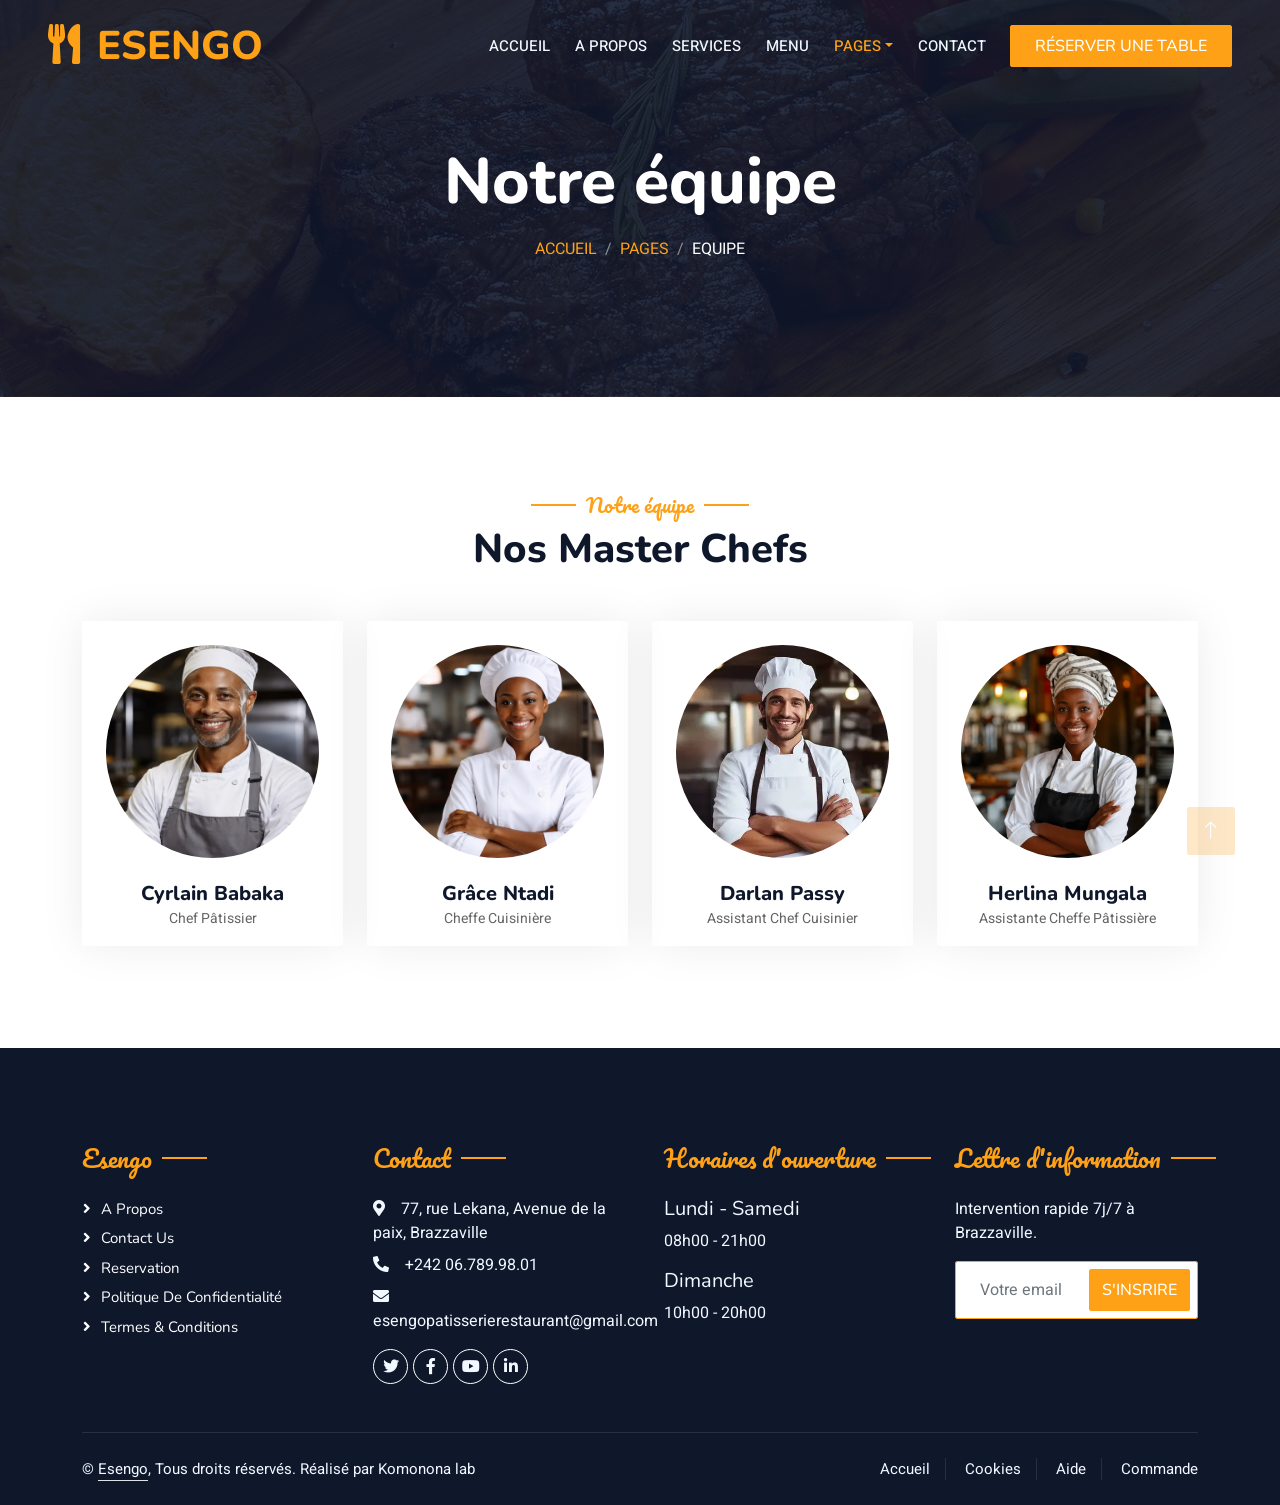
<file: team.html>
<!doctype html>
<html lang="en">
  <head>
    <meta charset="utf-8" />
    <title>Notre Équipe ESENGO | Pâtisserie & Restaurant à Brazzaville</title>
    <meta content="width=device-width, initial-scale=1.0" name="viewport" />
    <meta content="" name="keywords" />
    <meta content="" name="description" />
    <meta
      name="description"
      content="Découvrez l'équipe d'ESENGO à Brazzaville, des professionnels passionnés de pâtisserie artisanale, de cuisine traditionnelle et de salon de thé, engagés à vous offrir des desserts faits maison et un service d'excellence."
    />

    <!-- Favicon -->
    <link href="img/favicon.ico" rel="icon" />

    <!-- Google Web Fonts -->
    <link rel="preconnect" href="https://fonts.googleapis.com" />
    <link rel="preconnect" href="https://fonts.gstatic.com" crossorigin />
    <link
      href="https://fonts.googleapis.com/css2?family=Heebo:wght@400;500;600&family=Nunito:wght@600;700;800&family=Pacifico&display=swap"
      rel="stylesheet"
    />

    <!-- Icon Font Stylesheet -->
    <link
      href="https://cdnjs.cloudflare.com/ajax/libs/font-awesome/5.10.0/css/all.min.css"
      rel="stylesheet"
    />
    <link
      href="https://cdn.jsdelivr.net/npm/bootstrap-icons@1.4.1/font/bootstrap-icons.css"
      rel="stylesheet"
    />

    <!-- Libraries Stylesheet -->
    <link href="lib/animate/animate.min.css" rel="stylesheet" />
    <link href="lib/owlcarousel/assets/owl.carousel.min.css" rel="stylesheet" />
    <link
      href="lib/tempusdominus/css/tempusdominus-bootstrap-4.min.css"
      rel="stylesheet"
    />

    <!-- Customized Bootstrap Stylesheet -->
    <link href="css/bootstrap.min.css" rel="stylesheet" />

    <!-- Template Stylesheet -->
    <link href="css/style.css" rel="stylesheet" />
  </head>

  <body>
    <div class="container-xxl bg-white p-0">
      <!-- Spinner Start -->
      <div
        id="spinner"
        class="show bg-white position-fixed translate-middle w-100 vh-100 top-50 start-50 d-flex align-items-center justify-content-center"
      >
        <div
          class="spinner-border text-primary"
          style="width: 3rem; height: 3rem"
          role="status"
        >
          <span class="sr-only">Loading...</span>
        </div>
      </div>
      <!-- Spinner End -->

      <!-- Navbar & Hero Start -->
      <div class="container-xxl position-relative p-0">
        <nav
          class="navbar navbar-expand-lg navbar-dark bg-dark px-4 px-lg-5 py-3 py-lg-0"
        >
          <a href="" class="navbar-brand p-0">
            <h1 class="text-primary m-0">
              <i class="fa fa-utensils me-3"></i>ESENGO
            </h1>
            <!-- <img src="img/logo.png" alt="Logo"> -->
          </a>
          <button
            class="navbar-toggler"
            type="button"
            data-bs-toggle="collapse"
            data-bs-target="#navbarCollapse"
          >
            <span class="fa fa-bars"></span>
          </button>
          <div class="collapse navbar-collapse" id="navbarCollapse">
            <div class="navbar-nav ms-auto py-0 pe-4">
              <a href="index.html" class="nav-item nav-link">Accueil</a>
              <a href="about.html" class="nav-item nav-link">A propos</a>
              <a href="service.html" class="nav-item nav-link">Services</a>
              <a href="menu.html" class="nav-item nav-link">Menu</a>
              <div class="nav-item dropdown">
                <a
                  href="#"
                  class="nav-link dropdown-toggle active"
                  data-bs-toggle="dropdown"
                  >Pages</a
                >
                <div class="dropdown-menu m-0">
                  <a href="booking.html" class="dropdown-item">Réserver</a>
                  <a href="team.html" class="dropdown-item active"
                    >Notre équipe</a
                  >
                  <a href="testimonial.html" class="dropdown-item"
                    >Témoignages</a
                  >
                </div>
              </div>
              <a href="contact.html" class="nav-item nav-link">Contact</a>
            </div>
            <a href="" class="btn btn-primary py-2 px-4">Réserver une table</a>
          </div>
        </nav>

        <div class="container-xxl py-5 bg-dark hero-header mb-5">
          <div class="container text-center my-5 pt-5 pb-4">
            <h1 class="display-3 text-white mb-3 animated slideInDown">
              Notre équipe
            </h1>
            <nav aria-label="breadcrumb">
              <ol class="breadcrumb justify-content-center text-uppercase">
                <li class="breadcrumb-item"><a href="#">Accueil</a></li>
                <li class="breadcrumb-item"><a href="#">Pages</a></li>
                <li
                  class="breadcrumb-item text-white active"
                  aria-current="page"
                >
                  Equipe
                </li>
              </ol>
            </nav>
          </div>
        </div>
      </div>
      <!-- Navbar & Hero End -->

      <!-- Team Start -->
        <div class="container-xxl pt-5 pb-3">
            <div class="container">
                <div class="text-center wow fadeInUp" data-wow-delay="0.1s">
                    <h5 class="section-title ff-secondary text-center text-primary fw-normal">Notre équipe</h5>
                    <h1 class="mb-5">Nos Master Chefs</h1>
                </div>
                <div class="row g-4">
                    <div class="col-lg-3 col-md-6 wow fadeInUp" data-wow-delay="0.1s">
                        <div class="team-item text-center rounded overflow-hidden">
                            <div class="rounded-circle overflow-hidden m-4">
                                <img class="img-fluid" src="img/1.png" alt="Chef pâtissier du restaurant et de la pâtisserie ESENGO à Brazzaville, spécialiste des gâteaux personnalisés"/>
                            </div>
                            <h5 class="mb-0">Cyrlain Babaka</h5>
                            <small>Chef Pâtissier</small>
                            <div class="d-flex justify-content-center mt-3">
                                <a class="btn btn-square btn-primary mx-1" href=""><i class="fab fa-facebook-f"></i></a>
                                <a class="btn btn-square btn-primary mx-1" href=""><i class="fab fa-twitter"></i></a>
                                <a class="btn btn-square btn-primary mx-1" href=""><i class="fab fa-instagram"></i></a>
                            </div>
                        </div>
                    </div>
                    <div class="col-lg-3 col-md-6 wow fadeInUp" data-wow-delay="0.3s">
                        <div class="team-item text-center rounded overflow-hidden">
                            <div class="rounded-circle overflow-hidden m-4">
                                <img class="img-fluid" src="img/3.png" alt="Cheffe Cuisinière de la pâtisserie et du restaurant gastronomique ESENGO à Brazzaville préparant une cuisine raffinée"/>
                            </div>
                            <h5 class="mb-0">Grâce Ntadi</h5>
                            <small>Cheffe Cuisinière</small>
                            <div class="d-flex justify-content-center mt-3">
                                <a class="btn btn-square btn-primary mx-1" href=""><i class="fab fa-facebook-f"></i></a>
                                <a class="btn btn-square btn-primary mx-1" href=""><i class="fab fa-twitter"></i></a>
                                <a class="btn btn-square btn-primary mx-1" href=""><i class="fab fa-instagram"></i></a>
                            </div>
                        </div>
                    </div>
                    <div class="col-lg-3 col-md-6 wow fadeInUp" data-wow-delay="0.5s">
                        <div class="team-item text-center rounded overflow-hidden">
                            <div class="rounded-circle overflow-hidden m-4">
                                <img class="img-fluid" src="img/4.png" alt="Assistant chef cuisinier de la pâtisserie et du reaturant ESENGO de Brazzaville"/>
                            </div>
                            <h5 class="mb-0">Darlan Passy</h5>
                            <small>Assistant Chef Cuisinier</small>
                            <div class="d-flex justify-content-center mt-3">
                                <a class="btn btn-square btn-primary mx-1" href=""><i class="fab fa-facebook-f"></i></a>
                                <a class="btn btn-square btn-primary mx-1" href=""><i class="fab fa-twitter"></i></a>
                                <a class="btn btn-square btn-primary mx-1" href=""><i class="fab fa-instagram"></i></a>
                            </div>
                        </div>
                    </div>
                    <div class="col-lg-3 col-md-6 wow fadeInUp" data-wow-delay="0.7s">
                        <div class="team-item text-center rounded overflow-hidden">
                            <div class="rounded-circle overflow-hidden m-4">
                              <img class="img-fluid" src="img/2.png" alt="Assistance cheffe pâtisserie ESENGO de Brazzaville spécialisé dans les gâteaux d'anniversaire et desserts artisanaux"/>
                            </div>
                            <h5 class="mb-0">Herlina Mungala</h5>
                            <small>Assistante Cheffe Pâtissière</small>
                            <div class="d-flex justify-content-center mt-3">
                                <a class="btn btn-square btn-primary mx-1" href=""><i class="fab fa-facebook-f"></i></a>
                                <a class="btn btn-square btn-primary mx-1" href=""><i class="fab fa-twitter"></i></a>
                                <a class="btn btn-square btn-primary mx-1" href=""><i class="fab fa-instagram"></i></a>
                            </div>
                        </div>
                    </div>
                </div>
            </div>
        </div>
        <!-- Team End -->

      <!-- Footer Start -->
      <div
        class="container-fluid bg-dark text-light footer pt-5 mt-5 wow fadeIn"
        data-wow-delay="0.1s"
      >
        <div class="container py-5">
          <div class="row g-5">
            <div class="col-lg-3 col-md-6">
              <h4
                class="section-title ff-secondary text-start text-primary fw-normal mb-4"
              >
                Esengo
              </h4>
              <a class="btn btn-link" href="about.html">A propos</a>
              <a class="btn btn-link" href="contact.html">Contact Us</a>
              <a class="btn btn-link" href="booking.html">Reservation</a>
              <a class="btn btn-link" href="">Politique de confidentialité</a>
              <a class="btn btn-link" href="">Termes & Conditions</a>
            </div>
            <div class="col-lg-3 col-md-6">
              <h4
                class="section-title ff-secondary text-start text-primary fw-normal mb-4"
              >
                Contact
              </h4>
              <p class="mb-2">
                <i class="fa fa-map-marker-alt me-3"></i>77, rue Lekana, Avenue
                de la paix, Brazzaville
              </p>
              <p class="mb-2">
                <i class="fa fa-phone-alt me-3"></i>+242 06.789.98.01
              </p>
              <p class="mb-2">
                <i class="fa fa-envelope me-3"></i
                >esengopatisserierestaurant@gmail.com
              </p>
              <div class="d-flex pt-2">
                <a class="btn btn-outline-light btn-social" href=""
                  ><i class="fab fa-twitter"></i
                ></a>
                <a class="btn btn-outline-light btn-social" href=""
                  ><i class="fab fa-facebook-f"></i
                ></a>
                <a class="btn btn-outline-light btn-social" href=""
                  ><i class="fab fa-youtube"></i
                ></a>
                <a class="btn btn-outline-light btn-social" href=""
                  ><i class="fab fa-linkedin-in"></i
                ></a>
              </div>
            </div>
            <div class="col-lg-3 col-md-6">
              <h4
                class="section-title ff-secondary text-start text-primary fw-normal mb-4"
              >
                Horaires d'ouverture
              </h4>
              <h5 class="text-light fw-normal">Lundi - Samedi</h5>
              <p>08h00 - 21h00</p>
              <h5 class="text-light fw-normal">Dimanche</h5>
              <p>10h00 - 20h00</p>
            </div>
            <div class="col-lg-3 col-md-6">
              <h4
                class="section-title ff-secondary text-start text-primary fw-normal mb-4"
              >
                Lettre d'information
              </h4>
              <p>Intervention rapide 7j/7 à Brazzaville.</p>
              <div class="position-relative mx-auto" style="max-width: 400px">
                <input
                  class="form-control border-primary w-100 py-3 ps-4 pe-5"
                  type="text"
                  placeholder="Votre email"
                />
                <button
                  type="button"
                  class="btn btn-primary py-2 position-absolute top-0 end-0 mt-2 me-2"
                >
                  S'insrire
                </button>
              </div>
            </div>
          </div>
        </div>
        <div class="container">
          <div class="copyright">
            <div class="row">
              <div class="col-md-6 text-center text-md-start mb-3 mb-md-0">
                &copy;
                <a class="border-bottom" href="#">Esengo</a>, Tous
                droits réservés.

                <!--/*** This template is free as long as you keep the footer author’s credit link/attribution link/backlink. If you'd like to use the template without the footer author’s credit link/attribution link/backlink, you can purchase the Credit Removal License from "https://htmlcodex.com/credit-removal". Thank you for your support. ***/-->
              <!--   Réalisé par
                <a class="border-bottom" href="https://htmlcodex.com"
                  >HTLM Codex</a
                ><br /><br /> -->
                Réalisé par
                <!-- <a
                  class="border-bottom"
                  href="https://themewagon.com"
                  target="_blank"
                  > -->Komonona lab</a
                >
              </div>
              <div class="col-md-6 text-center text-md-end">
                <div class="footer-menu">
                  <a href="index.html">Accueil</a>
                  <a href="">Cookies</a>
                  <a href="">Aide</a>
                  <a href="booking.html">Commande</a>
                </div>
              </div>
            </div>
          </div>
        </div>
      </div>
      <!-- Footer End -->

      <!-- Back to Top -->
      <a href="#" class="btn btn-lg btn-primary btn-lg-square back-to-top"
        ><i class="bi bi-arrow-up"></i
      ></a>
    </div>

    <!-- JavaScript Libraries -->
    <script src="https://code.jquery.com/jquery-3.4.1.min.js"></script>
    <script src="https://cdn.jsdelivr.net/npm/bootstrap@5.0.0/dist/js/bootstrap.bundle.min.js"></script>
    <script src="lib/wow/wow.min.js"></script>
    <script src="lib/easing/easing.min.js"></script>
    <script src="lib/waypoints/waypoints.min.js"></script>
    <script src="lib/counterup/counterup.min.js"></script>
    <script src="lib/owlcarousel/owl.carousel.min.js"></script>
    <script src="lib/tempusdominus/js/moment.min.js"></script>
    <script src="lib/tempusdominus/js/moment-timezone.min.js"></script>
    <script src="lib/tempusdominus/js/tempusdominus-bootstrap-4.min.js"></script>

    <!--SDK ASSISTANT IA TIDIO -->
    <script src="//code.tidio.co/skfywrdejyxg2flocwzckyddttpo5y0h.js" async></script>
    <!-- Template Javascript -->
    <script src="js/main.js"></script>
    
  </body>
</html>
</file>
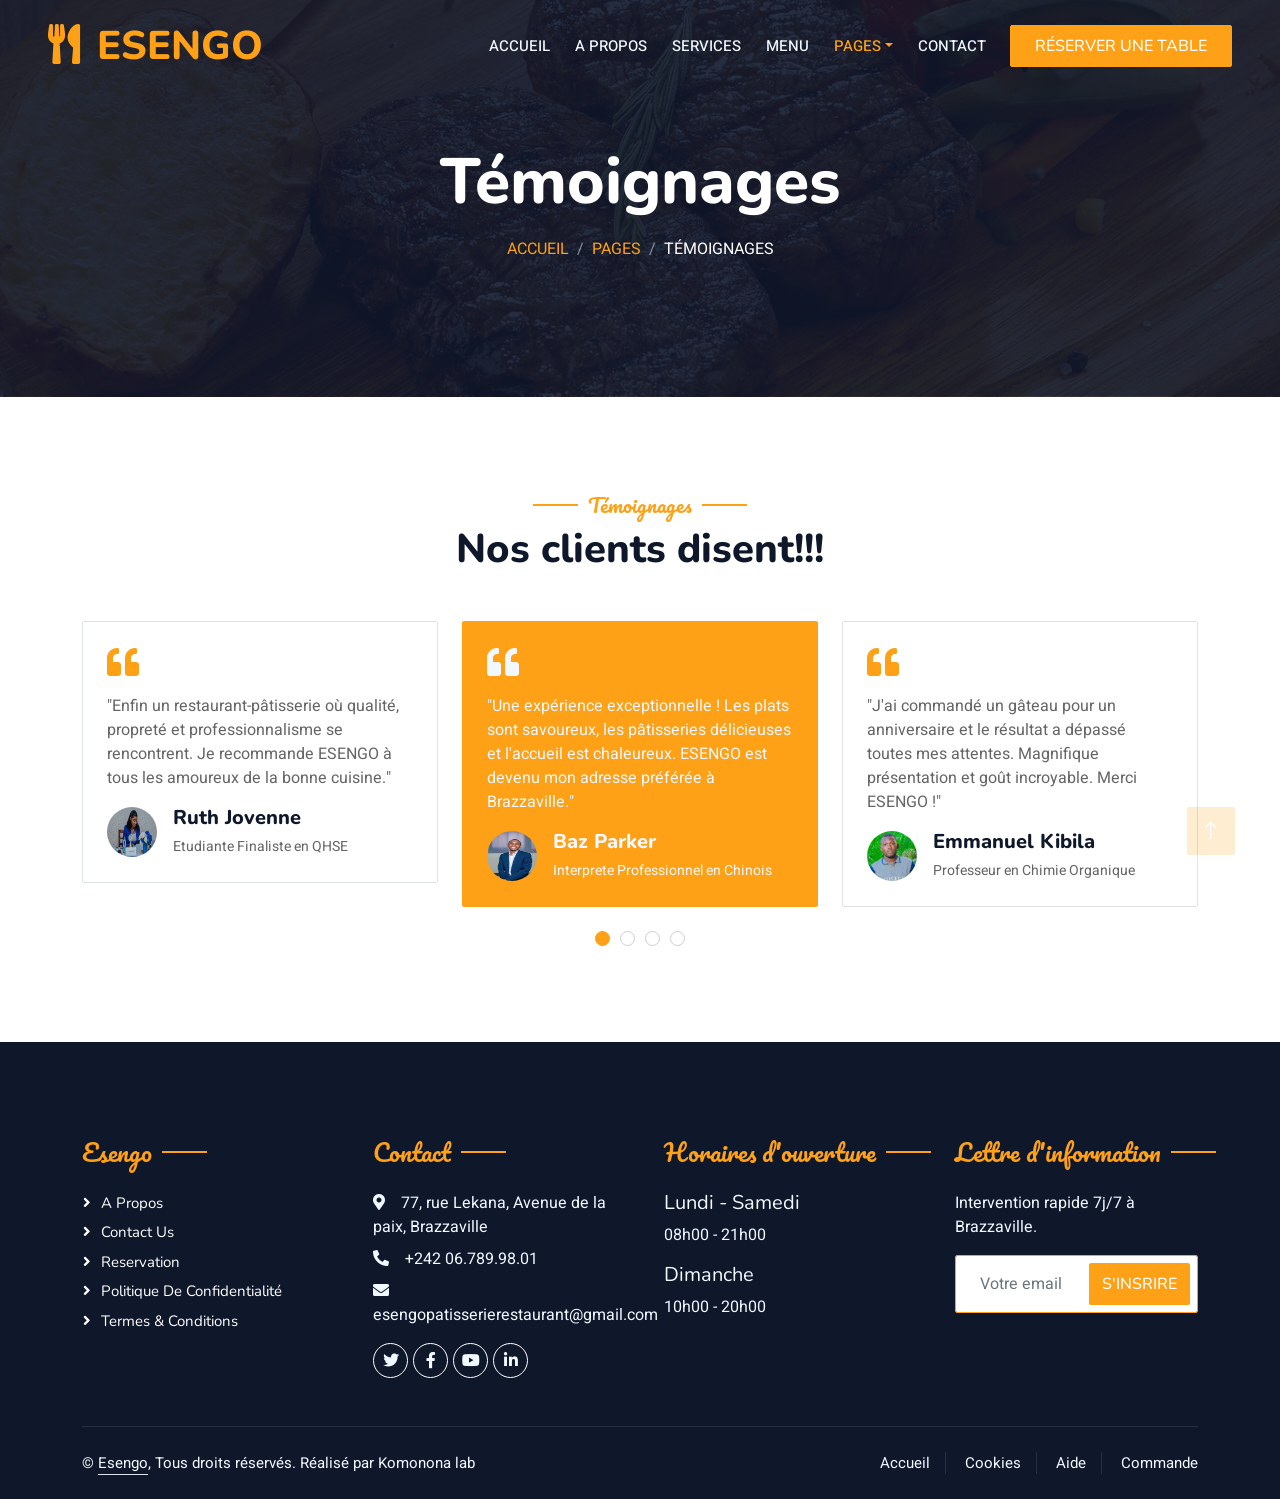
<file: testimonial.html>
<!DOCTYPE html>
<html lang="en">

<head>
    <meta charset="utf-8">
    <title>Témoignages ESENGO | Avis sur notre Pâtisserie & Restaurant à Brazzaville</title>
    <meta content="width=device-width, initial-scale=1.0" name="viewport">
    <meta content="" name="keywords">
    <meta content="" name="description">
    <meta name="description" content="Découvrez les avis de nos clients sur ESENGO à Brazzaville. Pâtisserie artisanale, restaurant, salon de thé, desserts faits maison, cuisine traditionnelle, café gourmand et service apprécié pour sa qualité et son accueil.">

    <!-- Favicon -->
    <link href="img/favicon.ico" rel="icon">

    <!-- Google Web Fonts -->
    <link rel="preconnect" href="https://fonts.googleapis.com">
    <link rel="preconnect" href="https://fonts.gstatic.com" crossorigin>
    <link href="https://fonts.googleapis.com/css2?family=Heebo:wght@400;500;600&family=Nunito:wght@600;700;800&family=Pacifico&display=swap" rel="stylesheet">

    <!-- Icon Font Stylesheet -->
    <link href="https://cdnjs.cloudflare.com/ajax/libs/font-awesome/5.10.0/css/all.min.css" rel="stylesheet">
    <link href="https://cdn.jsdelivr.net/npm/bootstrap-icons@1.4.1/font/bootstrap-icons.css" rel="stylesheet">

    <!-- Libraries Stylesheet -->
    <link href="lib/animate/animate.min.css" rel="stylesheet">
    <link href="lib/owlcarousel/assets/owl.carousel.min.css" rel="stylesheet">
    <link href="lib/tempusdominus/css/tempusdominus-bootstrap-4.min.css" rel="stylesheet" />

    <!-- Customized Bootstrap Stylesheet -->
    <link href="css/bootstrap.min.css" rel="stylesheet">

    <!-- Template Stylesheet -->
    <link href="css/style.css" rel="stylesheet">
</head>

<body>
    <div class="container-xxl bg-white p-0">
        <!-- Spinner Start -->
        <div id="spinner" class="show bg-white position-fixed translate-middle w-100 vh-100 top-50 start-50 d-flex align-items-center justify-content-center">
            <div class="spinner-border text-primary" style="width: 3rem; height: 3rem;" role="status">
                <span class="sr-only">Loading...</span>
            </div>
        </div>
        <!-- Spinner End -->


        <!-- Navbar & Hero Start -->
        <div class="container-xxl position-relative p-0">
            <nav class="navbar navbar-expand-lg navbar-dark bg-dark px-4 px-lg-5 py-3 py-lg-0">
                <a href="" class="navbar-brand p-0">
                    <h1 class="text-primary m-0"><i class="fa fa-utensils me-3"></i>ESENGO</h1>
                    <!-- <img src="img/logo.png" alt="Logo"> -->
                </a>
                <button class="navbar-toggler" type="button" data-bs-toggle="collapse" data-bs-target="#navbarCollapse">
                    <span class="fa fa-bars"></span>
                </button>
                <div class="collapse navbar-collapse" id="navbarCollapse">
                    <div class="navbar-nav ms-auto py-0 pe-4">
                        <a href="index.html" class="nav-item nav-link">Accueil</a>
                        <a href="about.html" class="nav-item nav-link">A propos</a>
                        <a href="service.html" class="nav-item nav-link">Services</a>
                        <a href="menu.html" class="nav-item nav-link">Menu</a>
                        <div class="nav-item dropdown">
                            <a href="#" class="nav-link dropdown-toggle active" data-bs-toggle="dropdown">Pages</a>
                            <div class="dropdown-menu m-0">
                                <a href="booking.html" class="dropdown-item">Réservation</a>
                                <a href="team.html" class="dropdown-item">Notre équipe</a>
                                <a href="testimonial.html" class="dropdown-item active">Témoignages</a>
                            </div>
                        </div>
                        <a href="contact.html" class="nav-item nav-link">Contact</a>
                    </div>
                    <a href="" class="btn btn-primary py-2 px-4">Réserver une table</a>
                </div>
            </nav>

            <div class="container-xxl py-5 bg-dark hero-header mb-5">
                <div class="container text-center my-5 pt-5 pb-4">
                    <h1 class="display-3 text-white mb-3 animated slideInDown">Témoignages</h1>
                    <nav aria-label="breadcrumb">
                        <ol class="breadcrumb justify-content-center text-uppercase">
                            <li class="breadcrumb-item"><a href="#">Accueil</a></li>
                            <li class="breadcrumb-item"><a href="#">Pages</a></li>
                            <li class="breadcrumb-item text-white active" aria-current="page">Témoignages</li>
                        </ol>
                    </nav>
                </div>
            </div>
        </div>
        <!-- Navbar & Hero End -->


        <!-- Testimonial Start -->
        <div class="container-xxl py-5 wow fadeInUp" data-wow-delay="0.1s">
            <div class="container">
                <div class="text-center">
                    <h5 class="section-title ff-secondary text-center text-primary fw-normal">Témoignages</h5>
                    <h1 class="mb-5">Nos clients disent!!!</h1>
                </div>
                <div class="owl-carousel testimonial-carousel">
                    <div class="testimonial-item bg-transparent border rounded p-4">
                        <i class="fa fa-quote-left fa-2x text-primary mb-3"></i>
                        <p>"Une expérience exceptionnelle ! Les plats sont savoureux, les pâtisseries délicieuses et l'accueil est chaleureux. ESENGO est devenu mon adresse préférée à Brazzaville."</p>
                        <div class="d-flex align-items-center">
                            <img class="img-fluid flex-shrink-0 rounded-circle" src="img/Baz Parker.jpg" style="width: 50px; height: 50px;">
                            <div class="ps-3">
                                <h5 class="mb-1">Baz Parker</h5>
                                <small>Interprete Professionnel en Chinois</small>
                            </div>
                        </div>
                    </div>
                    <div class="testimonial-item bg-transparent border rounded p-4">
                        <i class="fa fa-quote-left fa-2x text-primary mb-3"></i>
                        <p>"J'ai commandé un gâteau pour un anniversaire et le résultat a dépassé toutes mes attentes. Magnifique présentation et goût incroyable. Merci ESENGO !"</p>
                        <div class="d-flex align-items-center">
                            <img class="img-fluid flex-shrink-0 rounded-circle" src="img/EDK.jpg" style="width: 50px; height: 50px;">
                            <div class="ps-3">
                                <h5 class="mb-1">Emmanuel Kibila</h5>
                                <small>Professeur en Chimie Organique</small>
                            </div>
                        </div>
                    </div>
                    <div class="testimonial-item bg-transparent border rounded p-4">
                        <i class="fa fa-quote-left fa-2x text-primary mb-3"></i>
                        <p>"Enfin un restaurant-pâtisserie où qualité, propreté et professionnalisme se rencontrent. Je recommande ESENGO à tous les amoureux de la bonne cuisine."</p>
                        <div class="d-flex align-items-center">
                            <img class="img-fluid flex-shrink-0 rounded-circle" src="img/TONY.jpg" style="width: 50px; height: 50px;">
                            <div class="ps-3">
                                <h5 class="mb-1">Hosée Likibi</h5>
                                <small>Administrateur Réseaux</small>
                            </div>
                        </div>
                    </div>
                    <div class="testimonial-item bg-transparent border rounded p-4">
                        <i class="fa fa-quote-left fa-2x text-primary mb-3"></i>
                        <p>"Enfin un restaurant-pâtisserie où qualité, propreté et professionnalisme se rencontrent. Je recommande ESENGO à tous les amoureux de la bonne cuisine."</p>
                        <div class="d-flex align-items-center">
                            <img class="img-fluid flex-shrink-0 rounded-circle" src="img/Jovenne Ruth.jpg" style="width: 50px; height: 50px;">
                            <div class="ps-3">
                                <h5 class="mb-1">Ruth Jovenne</h5>
                                <small>Etudiante Finaliste en QHSE</small>
                            </div>
                        </div>
                    </div>
                </div>
            </div>
        </div>
        <!-- Testimonial End -->
        

        

        <!-- Footer Start -->
        <div class="container-fluid bg-dark text-light footer pt-5 mt-5 wow fadeIn" data-wow-delay="0.1s">
            <div class="container py-5">
                <div class="row g-5">
                    <div class="col-lg-3 col-md-6">
                        <h4 class="section-title ff-secondary text-start text-primary fw-normal mb-4">Esengo</h4>
                        <a class="btn btn-link" href="about.html">A propos</a>
                        <a class="btn btn-link" href="contact.html">Contact Us</a>
                        <a class="btn btn-link" href="booking.html">Reservation</a>
                        <a class="btn btn-link" href="">Politique de confidentialité</a>
                        <a class="btn btn-link" href="">Termes & Conditions</a>
                    </div>
                    <div class="col-lg-3 col-md-6">
                        <h4 class="section-title ff-secondary text-start text-primary fw-normal mb-4">Contact</h4>
                        <p class="mb-2"><i class="fa fa-map-marker-alt me-3"></i>77, rue Lekana, Avenue de la paix, Brazzaville</p>
                        <p class="mb-2"><i class="fa fa-phone-alt me-3"></i>+242 06.789.98.01</p>
                        <p class="mb-2"><i class="fa fa-envelope me-3"></i>esengopatisserierestaurant@gmail.com</p>
                        <div class="d-flex pt-2">
                            <a class="btn btn-outline-light btn-social" href=""><i class="fab fa-twitter"></i></a>
                            <a class="btn btn-outline-light btn-social" href=""><i class="fab fa-facebook-f"></i></a>
                            <a class="btn btn-outline-light btn-social" href=""><i class="fab fa-youtube"></i></a>
                            <a class="btn btn-outline-light btn-social" href=""><i class="fab fa-linkedin-in"></i></a>
                        </div>
                    </div>
                    <div class="col-lg-3 col-md-6">
                        <h4 class="section-title ff-secondary text-start text-primary fw-normal mb-4">Horaires d'ouverture</h4>
                        <h5 class="text-light fw-normal">Lundi - Samedi</h5>
                        <p>08h00 - 21h00</p>
                        <h5 class="text-light fw-normal">Dimanche</h5>
                        <p>10h00 - 20h00</p>
                    </div>
                    <div class="col-lg-3 col-md-6">
                        <h4 class="section-title ff-secondary text-start text-primary fw-normal mb-4">Lettre d'information</h4>
                        <p>Intervention rapide 7j/7 à Brazzaville.</p>
                        <div class="position-relative mx-auto" style="max-width: 400px;">
                            <input class="form-control border-primary w-100 py-3 ps-4 pe-5" type="text" placeholder="Votre email">
                            <button type="button" class="btn btn-primary py-2 position-absolute top-0 end-0 mt-2 me-2">S'insrire</button>
                        </div>
                    </div>
                </div>
            </div>
            <div class="container">
                <div class="copyright">
                    <div class="row">
                        <div class="col-md-6 text-center text-md-start mb-3 mb-md-0">
                            &copy; <a class="border-bottom" href="#">Esengo</a>, Tous droits réservés. 
							
							<!--/*** This template is free as long as you keep the footer author’s credit link/attribution link/backlink. If you'd like to use the template without the footer author’s credit link/attribution link/backlink, you can purchase the Credit Removal License from "https://htmlcodex.com/credit-removal". Thank you for your support. ***/-->
			<!-- Réalisé par <a class="border-bottom" href="https://htmlcodex.com">HTLM Codex</a><br><br> -->
                            Réalisé par <!-- <a class="border-bottom" href="https://themewagon.com" target="_blank"> -->Komonona lab</a>
                        </div>
                        <div class="col-md-6 text-center text-md-end">
                            <div class="footer-menu">
                                <a href="index.html">Accueil</a>
                                <a href="">Cookies</a>
                                <a href="">Aide</a>
                                <a href="booking.html">Commande</a>
                            </div>
                        </div>
                    </div>
                </div>
            </div>
        </div>
        <!-- Footer End -->


        <!-- Back to Top -->
        <a href="#" class="btn btn-lg btn-primary btn-lg-square back-to-top"><i class="bi bi-arrow-up"></i></a>
    </div>

    <!-- JavaScript Libraries -->
    <script src="https://code.jquery.com/jquery-3.4.1.min.js"></script>
    <script src="https://cdn.jsdelivr.net/npm/bootstrap@5.0.0/dist/js/bootstrap.bundle.min.js"></script>
    <script src="lib/wow/wow.min.js"></script>
    <script src="lib/easing/easing.min.js"></script>
    <script src="lib/waypoints/waypoints.min.js"></script>
    <script src="lib/counterup/counterup.min.js"></script>
    <script src="lib/owlcarousel/owl.carousel.min.js"></script>
    <script src="lib/tempusdominus/js/moment.min.js"></script>
    <script src="lib/tempusdominus/js/moment-timezone.min.js"></script>
    <script src="lib/tempusdominus/js/tempusdominus-bootstrap-4.min.js"></script>

    <!--SDK ASSISTANT IA TIDIO -->
    <script src="//code.tidio.co/skfywrdejyxg2flocwzckyddttpo5y0h.js" async></script>
    <!-- Template Javascript -->
    <script src="js/main.js"></script>
</body>

</html>
</file>
<file: css/style.css>
/********** Template CSS **********/
:root {
  --primary: #fea116;
  --light: #f1f8ff;
  --dark: #0f172b;
}

.ff-secondary {
  font-family: "Pacifico", cursive;
}

.fw-medium {
  font-weight: 600 !important;
}

.fw-semi-bold {
  font-weight: 700 !important;
}

.back-to-top {
  position: fixed;
  display: none;
  right: 45px;
  bottom: 45px;
  z-index: 99;
}

/*** Spinner ***/
#spinner {
  opacity: 0;
  visibility: hidden;
  transition:
    opacity 0.5s ease-out,
    visibility 0s linear 0.5s;
  z-index: 99999;
}

#spinner.show {
  transition:
    opacity 0.5s ease-out,
    visibility 0s linear 0s;
  visibility: visible;
  opacity: 1;
}

/*** Button ***/
.btn {
  font-family: "Nunito", sans-serif;
  font-weight: 500;
  text-transform: uppercase;
  transition: 0.5s;
}

.btn.btn-primary,
.btn.btn-secondary {
  color: #ffffff;
}

.btn-square {
  width: 38px;
  height: 38px;
}

.btn-sm-square {
  width: 32px;
  height: 32px;
}

.btn-lg-square {
  width: 48px;
  height: 48px;
}

.btn-square,
.btn-sm-square,
.btn-lg-square {
  padding: 0;
  display: flex;
  align-items: center;
  justify-content: center;
  font-weight: normal;
  border-radius: 2px;
}

/*** Navbar ***/
.navbar-dark .navbar-nav .nav-link {
  position: relative;
  margin-left: 25px;
  padding: 35px 0;
  font-size: 15px;
  color: var(--light) !important;
  text-transform: uppercase;
  font-weight: 500;
  outline: none;
  transition: 0.5s;
}

.sticky-top.navbar-dark .navbar-nav .nav-link {
  padding: 20px 0;
}

.navbar-dark .navbar-nav .nav-link:hover,
.navbar-dark .navbar-nav .nav-link.active {
  color: var(--primary) !important;
}

.navbar-dark .navbar-brand img {
  max-height: 60px;
  transition: 0.5s;
}

.sticky-top.navbar-dark .navbar-brand img {
  max-height: 45px;
}

@media (max-width: 991.98px) {
  .sticky-top.navbar-dark {
    position: relative;
  }

  .navbar-dark .navbar-collapse {
    margin-top: 15px;
    border-top: 1px solid rgba(255, 255, 255, 0.1);
  }

  .navbar-dark .navbar-nav .nav-link,
  .sticky-top.navbar-dark .navbar-nav .nav-link {
    padding: 10px 0;
    margin-left: 0;
  }

  .navbar-dark .navbar-brand img {
    max-height: 45px;
  }
}

@media (min-width: 992px) {
  .navbar-dark {
    position: absolute;
    width: 100%;
    top: 0;
    left: 0;
    z-index: 999;
    background: transparent !important;
  }

  .sticky-top.navbar-dark {
    position: fixed;
    background: var(--dark) !important;
  }
}

/*** Hero Header ***/
.hero-header {
  background:
    linear-gradient(rgba(15, 23, 43, 0.9), rgba(15, 23, 43, 0.9)),
    url(../img/bg-hero.jpg);
  background-position: center center;
  background-repeat: no-repeat;
  background-size: cover;
}

.hero-header img {
  animation: imgRotate 50s linear infinite;
}

@keyframes imgRotate {
  100% {
    transform: rotate(360deg);
  }
}

.breadcrumb-item + .breadcrumb-item::before {
  color: rgba(255, 255, 255, 0.5);
}

/*** Section Title ***/
.section-title {
  position: relative;
  display: inline-block;
}

.section-title::before {
  position: absolute;
  content: "";
  width: 45px;
  height: 2px;
  top: 50%;
  left: -55px;
  margin-top: -1px;
  background: var(--primary);
}

.section-title::after {
  position: absolute;
  content: "";
  width: 45px;
  height: 2px;
  top: 50%;
  right: -55px;
  margin-top: -1px;
  background: var(--primary);
}

.section-title.text-start::before,
.section-title.text-end::after {
  display: none;
}

/*** Service ***/
.service-item {
  box-shadow: 0 0 45px rgba(0, 0, 0, 0.08);
  transition: 0.5s;
}

.service-item:hover {
  background: var(--primary);
}

.service-item * {
  transition: 0.5s;
}

.service-item:hover * {
  color: var(--light) !important;
}

/*** Food Menu ***/
.nav-pills .nav-item .active {
  border-bottom: 2px solid var(--primary);
}

/*** Youtube Video ***/
.video {
  position: relative;
  height: 100%;
  min-height: 500px;
  background:
    linear-gradient(rgba(15, 23, 43, 0.1), rgba(15, 23, 43, 0.1)),
    url(../img/video\ 3.webp);
  background-position: center center;
  background-repeat: no-repeat;
  background-size: cover;
}

.video .btn-play {
  position: absolute;
  z-index: 3;
  top: 50%;
  left: 50%;
  transform: translateX(-50%) translateY(-50%);
  box-sizing: content-box;
  display: block;
  width: 32px;
  height: 44px;
  border-radius: 50%;
  border: none;
  outline: none;
  padding: 18px 20px 18px 28px;
}

.video .btn-play:before {
  content: "";
  position: absolute;
  z-index: 0;
  left: 50%;
  top: 50%;
  transform: translateX(-50%) translateY(-50%);
  display: block;
  width: 100px;
  height: 100px;
  background: var(--primary);
  border-radius: 50%;
  animation: pulse-border 1500ms ease-out infinite;
}

.video .btn-play:after {
  content: "";
  position: absolute;
  z-index: 1;
  left: 50%;
  top: 50%;
  transform: translateX(-50%) translateY(-50%);
  display: block;
  width: 100px;
  height: 100px;
  background: var(--primary);
  border-radius: 50%;
  transition: all 200ms;
}

.video .btn-play img {
  position: relative;
  z-index: 3;
  max-width: 100%;
  width: auto;
  height: auto;
}

.video .btn-play span {
  display: block;
  position: relative;
  z-index: 3;
  width: 0;
  height: 0;
  border-left: 32px solid var(--dark);
  border-top: 22px solid transparent;
  border-bottom: 22px solid transparent;
}

@keyframes pulse-border {
  0% {
    transform: translateX(-50%) translateY(-50%) translateZ(0) scale(1);
    opacity: 1;
  }

  100% {
    transform: translateX(-50%) translateY(-50%) translateZ(0) scale(1.5);
    opacity: 0;
  }
}

#videoModal {
  z-index: 99999;
}

#videoModal .modal-dialog {
  position: relative;
  max-width: 800px;
  margin: 60px auto 0 auto;
}

#videoModal .modal-body {
  position: relative;
  padding: 0px;
}

#videoModal .close {
  position: absolute;
  width: 30px;
  height: 30px;
  right: 0px;
  top: -30px;
  z-index: 999;
  font-size: 30px;
  font-weight: normal;
  color: #ffffff;
  background: #000000;
  opacity: 1;
}

/*** Team ***/
.team-item {
  box-shadow: 0 0 45px rgba(0, 0, 0, 0.08);
  height: calc(100% - 38px);
  transition: 0.5s;
}

.team-item img {
  transition: 0.5s;
}

.team-item:hover img {
  transform: scale(1.1);
}

.team-item:hover {
  height: 100%;
}

.team-item .btn {
  border-radius: 38px 38px 0 0;
}

/*** Testimonial ***/
.testimonial-carousel .owl-item .testimonial-item,
.testimonial-carousel .owl-item.center .testimonial-item * {
  transition: 0.5s;
}

.testimonial-carousel .owl-item.center .testimonial-item {
  background: var(--primary) !important;
  border-color: var(--primary) !important;
}

.testimonial-carousel .owl-item.center .testimonial-item * {
  color: var(--light) !important;
}

.testimonial-carousel .owl-dots {
  margin-top: 24px;
  display: flex;
  align-items: flex-end;
  justify-content: center;
}

.testimonial-carousel .owl-dot {
  position: relative;
  display: inline-block;
  margin: 0 5px;
  width: 15px;
  height: 15px;
  border: 1px solid #cccccc;
  border-radius: 15px;
  transition: 0.5s;
}

.testimonial-carousel .owl-dot.active {
  background: var(--primary);
  border-color: var(--primary);
}

/*** Footer ***/
.footer .btn.btn-social {
  margin-right: 5px;
  width: 35px;
  height: 35px;
  display: flex;
  align-items: center;
  justify-content: center;
  color: var(--light);
  border: 1px solid #ffffff;
  border-radius: 35px;
  transition: 0.3s;
}

.footer .btn.btn-social:hover {
  color: var(--primary);
}

.footer .btn.btn-link {
  display: block;
  margin-bottom: 5px;
  padding: 0;
  text-align: left;
  color: #ffffff;
  font-size: 15px;
  font-weight: normal;
  text-transform: capitalize;
  transition: 0.3s;
}

.footer .btn.btn-link::before {
  position: relative;
  content: "\f105";
  font-family: "Font Awesome 5 Free";
  font-weight: 900;
  margin-right: 10px;
}

.footer .btn.btn-link:hover {
  letter-spacing: 1px;
  box-shadow: none;
}

.footer .copyright {
  padding: 25px 0;
  font-size: 15px;
  border-top: 1px solid rgba(256, 256, 256, 0.1);
}

.footer .copyright a {
  color: var(--light);
}

.footer .footer-menu a {
  margin-right: 15px;
  padding-right: 15px;
  border-right: 1px solid rgba(255, 255, 255, 0.1);
}

.footer .footer-menu a:last-child {
  margin-right: 0;
  padding-right: 0;
  border-right: none;
}
</file>
